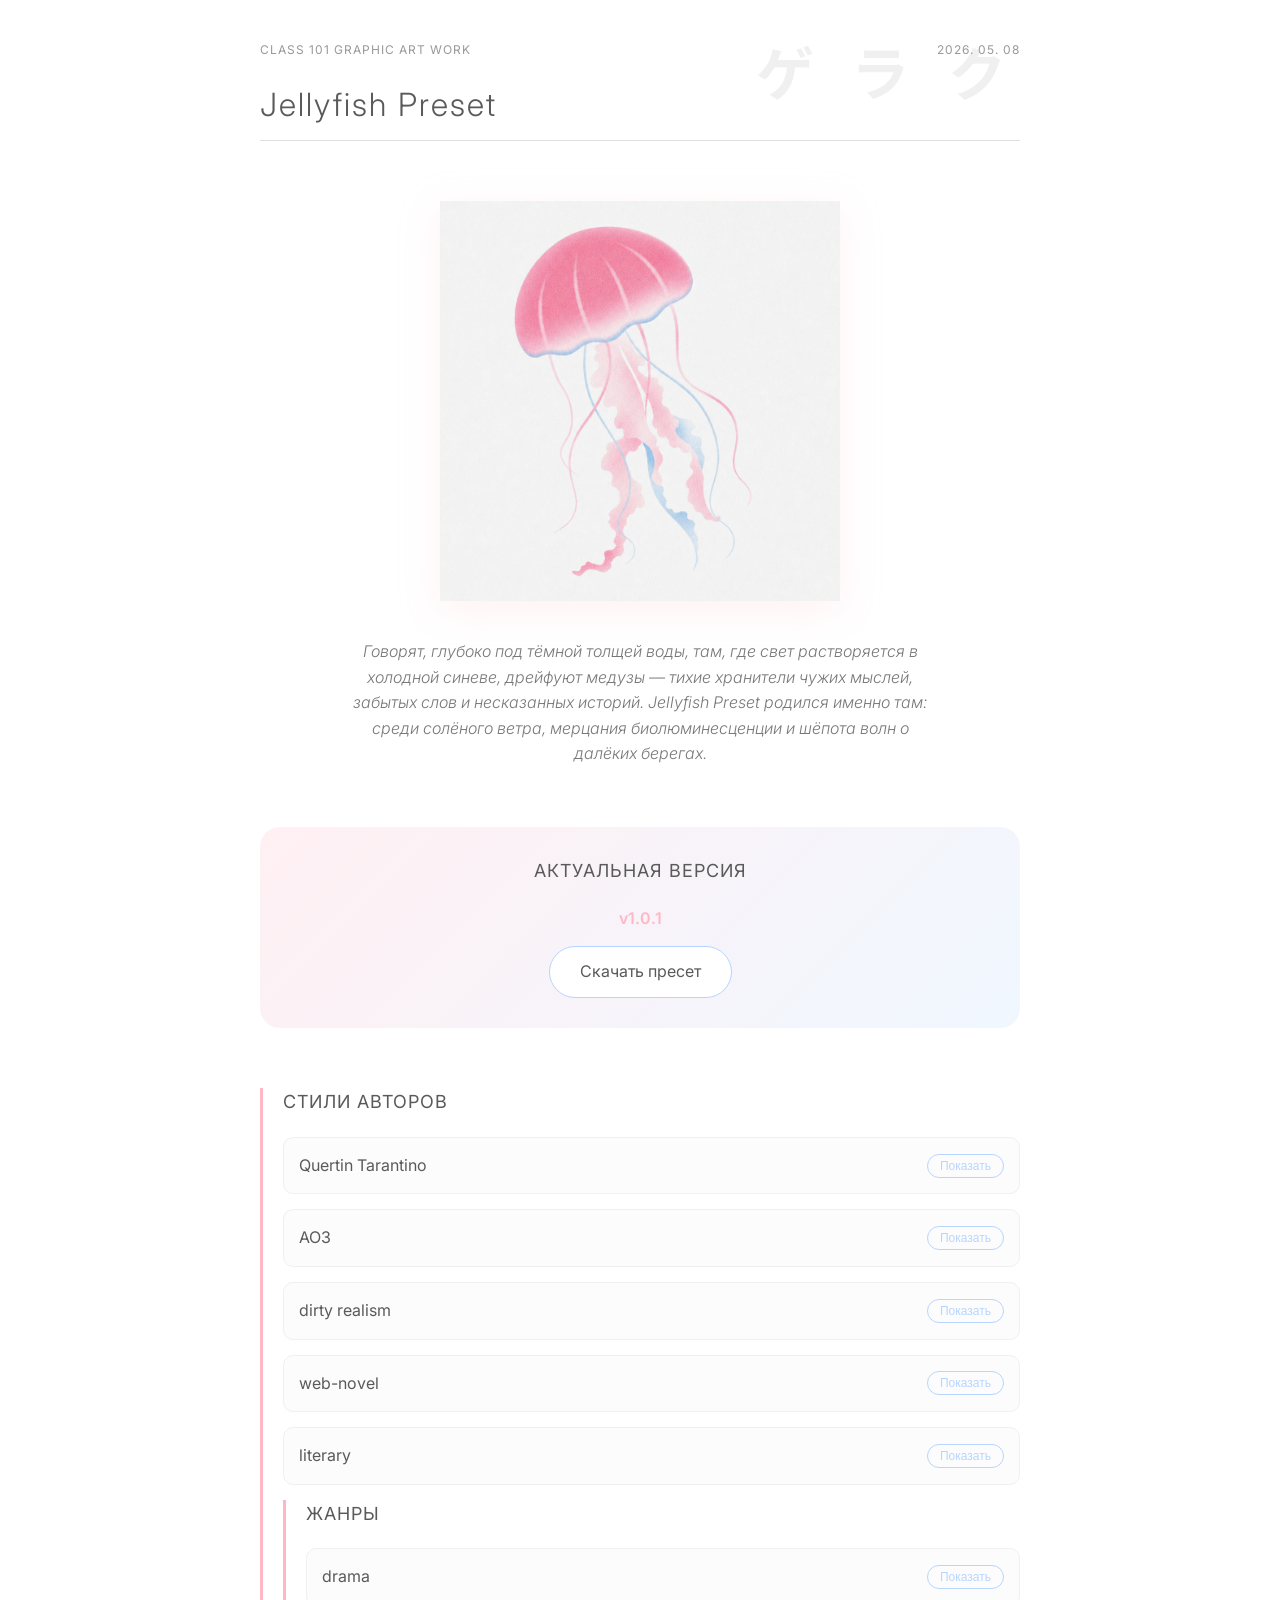
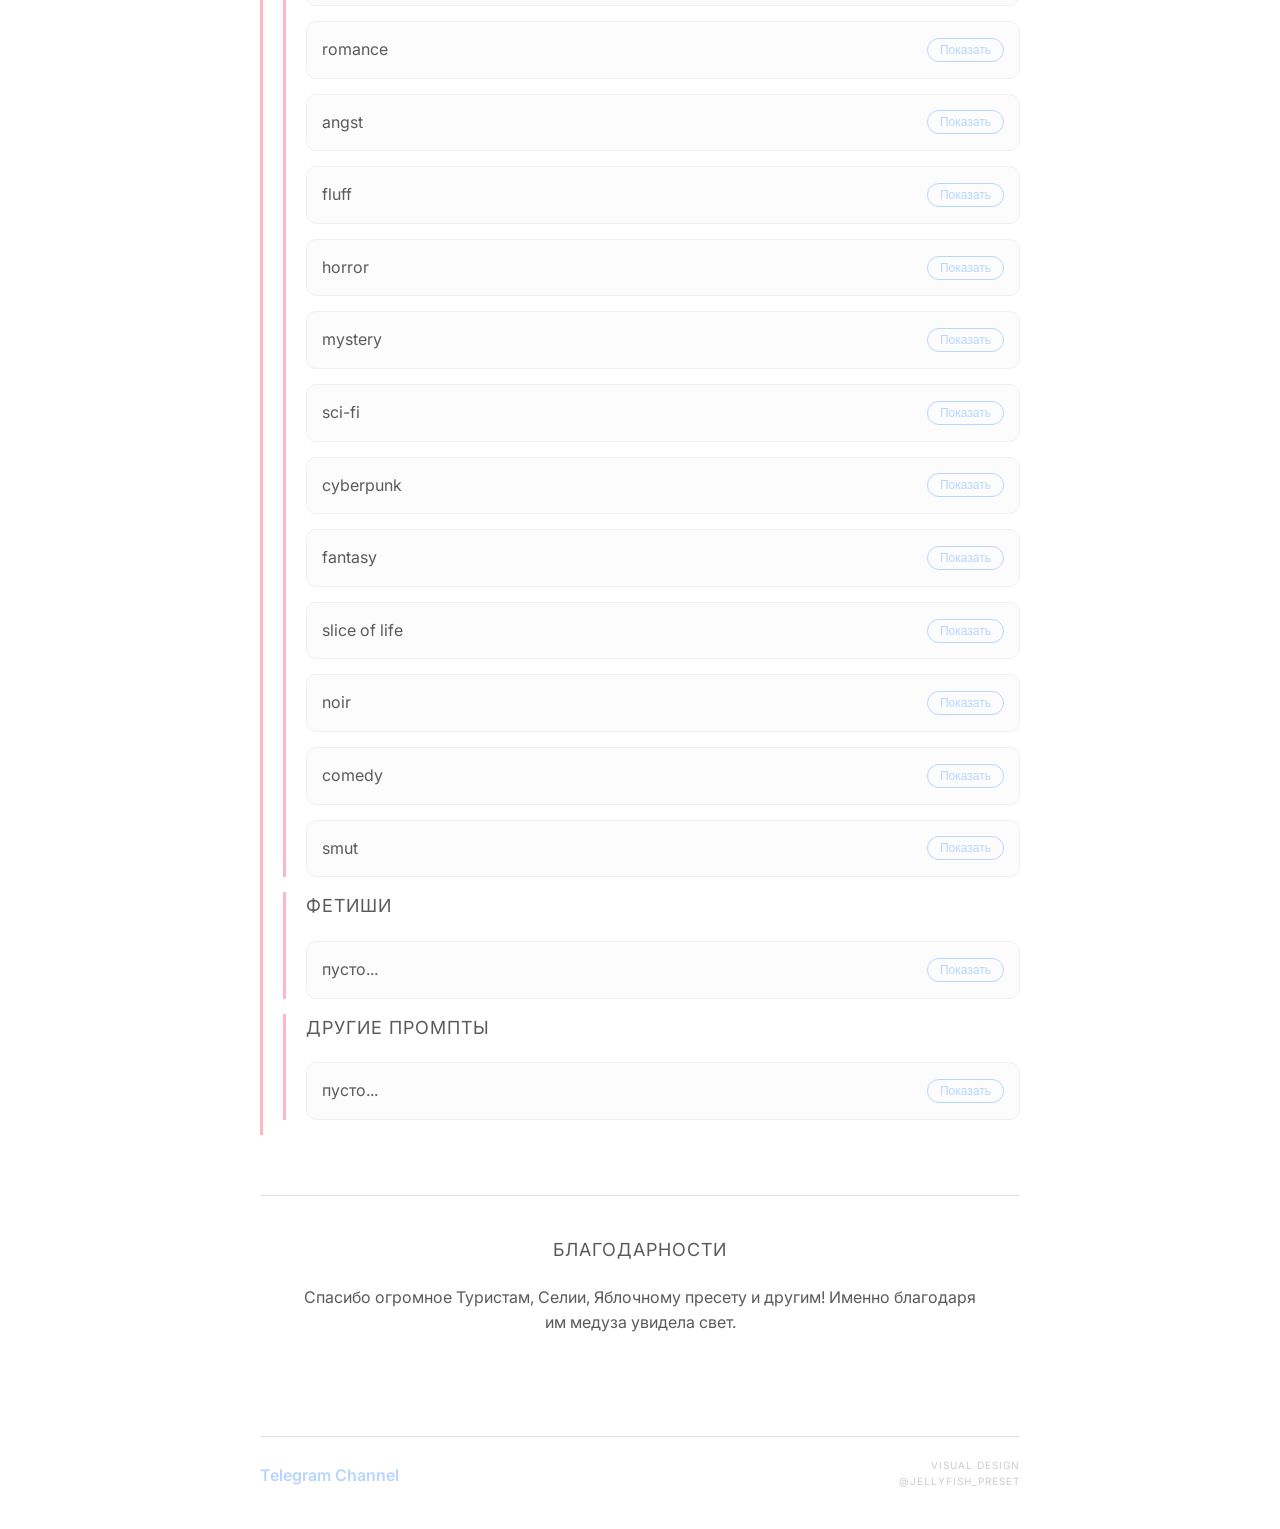
<file: index.html>
<!DOCTYPE html>
<html lang="ru">
<head>
    <meta charset="UTF-8">
    <meta name="viewport" content="width=device-width, initial-scale=1.0">
    <title>Jellyfish Preset</title>
    <link rel="stylesheet" href="style.css">
    <link rel="preconnect" href="https://fonts.googleapis.com">
    <link rel="preconnect" href="https://fonts.gstatic.com" crossorigin>
    <link href="https://fonts.googleapis.com/css2?family=Inter:wght@300;400;600&family=Noto+Sans+JP:wght@300;400;700&display=swap" rel="stylesheet">
</head>
<body>
    <div class="container">
        <header>
            <div class="header-info">
                <span class="label">CLASS 101 GRAPHIC ART WORK</span>
                <span class="date">2026. 05. 08</span>
            </div>
            <div class="japanese-title">クラゲ</div>
            <h1>Jellyfish Preset</h1>
        </header>

        <main>
            <section class="hero">
                <div class="illustration-container">
                    <img src="jellyfish.png" alt="Jellyfish Illustration" class="main-jelly">
                </div>
                <div class="description">
                    <p>Говорят, глубоко под тёмной толщей воды, там, где свет растворяется в холодной синеве, дрейфуют медузы — тихие хранители чужих мыслей, забытых слов и несказанных историй. Jellyfish Preset родился именно там: среди солёного ветра, мерцания биолюминесценции и шёпота волн о далёких берегах.</p>
                </div>
            </section>

            <section class="download-section">
                <h2>Актуальная версия</h2>
                <div class="download-card">
                    <span class="version">v1.0.1</span>
                    <a href="𐔌՞ ܸ.ˬ.ܸ՞𐦯 jelly preset ︶ 1.0.1.json" class="download-btn" download>Скачать пресет</a>
                </div>
            </section>

            <section class="content-blocks">
                <div class="block" id="styles">
                    <h3>Стили авторов</h3>
                    <div class="items-container">
                        <!-- Место для заполнения -->
                        <div class="prompt-item">
                            <div class="prompt-header">
                                <span>Quertin Tarantino</span>
                                <button class="toggle-btn">Показать</button>
                            </div>
                            <div class="prompt-content hidden">
                                <p class="prompt-text">Write with the sharp cinematic tension, dark humor, and dialogue-heavy rhythm inspired by Quentin Tarantino. Scenes should feel vivid, dangerous, and strangely intimate — balancing casual conversation with underlying menace. Characters speak with strong individuality, layered subtext, and emotionally charged banter that can rapidly shift from playful to threatening. Dialogue must feel natural, raw, and memorable, often circling around mundane details before revealing deeper stakes.

Descriptions should focus on sensory atmosphere: neon reflections, cigarette smoke, blood on tile floors, old vinyl crackling in the background, cheap motel lights, diners at 2AM, dusty roads, sweat, silence before violence. Violence, when present, should feel sudden, visceral, and impactful rather than constant. Build anticipation slowly through pacing and conversational tension.

Every character should possess distinct quirks, habits, speech patterns, and hidden motivations. Avoid generic morality; characters are flawed, charismatic, impulsive, and emotionally unpredictable. Even small interactions should carry dramatic weight and cinematic flair.

Narration should alternate between stylish realism and exaggerated dramatic energy. Use long conversational exchanges, ironic contrasts, uncomfortable pauses, and emotionally loaded eye contact. Let scenes breathe before escalation. Focus heavily on atmosphere, tension, personality clashes, and memorable imagery.

Avoid repetitive phrasing, generic filler dialogue, moral commentary, or overly poetic narration. Never sanitize emotional conflict. Emphasize rhythm, timing, and dramatic payoff. The prose should feel like a slow-burning crime film with emotionally charged dialogue and explosive turning points.

Optional stylistic elements:
- Nonlinear storytelling and flashback-style transitions
- Dark comedy mixed with brutality
- Pop culture references woven naturally into dialogue
- Sudden tonal shifts from casual to violent
- Stylish character introductions
- Long monologues with hidden emotional meaning
- Intense silences and understated reactions.</p>
                                <button class="copy-btn">Копировать</button>
                            </div>
                        </div>
                        <div class="prompt-item">
    <div class="prompt-header">
        <span>AO3</span>
        <button class="toggle-btn">Показать</button>
    </div>
    <div class="prompt-content hidden">
        <p class="prompt-text">Write in the immersive, emotionally driven style commonly found in high-quality AO3 fanfiction. Focus heavily on internal thoughts, emotional tension, sensory detail, and nuanced character dynamics. Prioritize chemistry, vulnerability, longing, intimacy, and the subtle emotional shifts between characters. Scenes should feel personal and character-centric rather than plot-centric.

Narration should flow naturally between external action and internal monologue, allowing emotions to linger and breathe. Small gestures — trembling fingers, lingering eye contact, nervous laughter, tired smiles, brushing shoulders — should carry emotional significance. Dialogue should feel intimate, layered with implication, hesitation, affection, resentment, or unresolved tension depending on the scene.

Characters must remain emotionally expressive and psychologically detailed. Explore their fears, desires, contradictions, insecurities, habits, and coping mechanisms. Relationships should develop gradually through interaction, shared experiences, and emotional buildup rather than instant attachment.

Descriptions should emphasize atmosphere and mood:
rain tapping against windows, warm lamp light at midnight, messy bedrooms, cold hands wrapped around coffee mugs, quiet kitchens, crowded trains, soft fabric, distant city noise, aching exhaustion, the comfort of familiar presence. Romance and emotional intimacy should feel grounded, tender, and human.

When writing angst, allow pain to linger realistically without rushing resolution. When writing comfort, make it feel earned. Emotional payoff should come from buildup, vulnerability, and mutual understanding.

Avoid overly formal prose, repetitive dialogue tags, generic romance clichés, forced drama, or emotionally empty interactions. Do not summarize emotional moments — fully inhabit them. Let conversations drift naturally, including pauses, interruptions, unfinished thoughts, and quiet moments.

Optional stylistic elements:
- Slow burn relationship development
- Mutual pining and unresolved tension
- Hurt/comfort dynamics
- Found family atmosphere
- Domestic intimacy and quiet scenes
- Emotional vulnerability after conflict
- Detailed body language and microexpressions
- Soft humor during emotionally heavy moments
- Character-focused narration with deep emotional introspection.</p>
        <button class="copy-btn">Копировать</button>
    </div>
                        </div>
                        <div class="prompt-item">
    <div class="prompt-header">
        <span>dirty realism</span>
        <button class="toggle-btn">Показать</button>
    </div>
    <div class="prompt-content hidden">
        <p class="prompt-text">Write in the style of dirty realism — stripped-down, intimate, raw, and emotionally restrained. The prose should feel grounded in ordinary life: cheap apartments, stained kitchen counters, flickering streetlights, cigarettes in the rain, sleepless nights, stale coffee, wrinkled clothes, exhausted people trying to survive another day. Focus on uncomfortable honesty, emotional emptiness, and realism without romanticizing suffering.

Sentences should remain clean, direct, and unembellished. Avoid flowery language, dramatic metaphors, excessive exposition, or idealized descriptions. Emotion should emerge naturally through behavior, silence, routine, and implication rather than explicit explanation. Characters rarely say exactly what they mean.

Dialogue must feel authentic, fragmented, awkward, and understated. Use pauses, unfinished sentences, dry humor, avoidance, repetition, and conversational drift. People interrupt each other, miss the point, change subjects, sit in silence, or talk about meaningless things to avoid difficult truths.

Characters should feel flawed, tired, lonely, emotionally damaged, or quietly desperate. Their lives revolve around mundane details and personal failures: unpaid bills, dead-end jobs, addiction, emotional detachment, strained relationships, cheap motels, old injuries, insomnia, boredom, and unresolved resentment. Avoid clear heroes or villains.

Descriptions should prioritize physical realism and sensory texture:
buzzing neon signs, damp carpets, cold fluorescent lighting, empty parking lots at night, greasy diner booths, peeling paint, smoke trapped in curtains, cracked lips, bruised knuckles, messy sinks, late buses, half-empty bottles, overheard conversations through thin walls.

Allow scenes to breathe through stillness and observation. Tension should feel quiet and human rather than cinematic. Emotional impact comes from restraint, implication, and accumulation of detail — not dramatic declarations.

Avoid melodrama, overly poetic narration, inspirational themes, idealized romance, exaggerated reactions, or overly polished dialogue. Keep the tone detached but deeply human. Let discomfort remain unresolved.

Optional stylistic elements:
- Emotional numbness and quiet desperation
- Sparse prose with heavy subtext
- Mundane routines carrying emotional weight
- Failed communication and emotional avoidance
- Detached narration with intimate observations
- Bleak humor and awkward silence
- Realistic fatigue, addiction, or self-destruction
- Relationships built on dependency, habit, or loneliness.</p>
        <button class="copy-btn">Копировать</button>
    </div>
                        </div>
                        <div class="prompt-item">
    <div class="prompt-header">
        <span>web-novel</span>
        <button class="toggle-btn">Показать</button>
    </div>
    <div class="prompt-content hidden">
        <p class="prompt-text">Write in the style of modern web novels and serialized online fiction. The prose should be immersive, easy to read, emotionally engaging, and paced for continuous momentum. Prioritize strong scene flow, cliffhangers, emotional hooks, dramatic tension, and addictive readability. Every chapter or scene should leave the reader wanting to continue immediately.

Use accessible, fluid language with vivid but efficient descriptions. Balance narration, dialogue, introspection, and action naturally. Avoid overly dense prose or excessive literary complexity. Scenes should move consistently while still allowing emotional moments to land.

Characters should have clear personalities, emotional reactions, evolving relationships, and recognizable speech patterns. Internal monologue is important — especially for emotional conflict, strategy, embarrassment, fear, determination, jealousy, or attraction. Reactions should feel immediate and emotionally readable.

Descriptions should focus on atmosphere and emotional immersion:
rain-soaked streets glowing under neon signs, warm taverns filled with noise, quiet dorm rooms at midnight, cold morning air, sword hilts worn smooth by use, distant thunder, crowded marketplaces, glowing magic circles, soft fabric brushing skin, the silence after a confession.

Dialogue should feel expressive and dynamic. Use pauses, reactions, teasing, tension, and emotionally charged exchanges. Characters should bounce off each other naturally, whether through rivalry, affection, humor, conflict, or awkwardness.

Pacing should alternate between:
- fast, dramatic moments
- emotional cooldown scenes
- character-building interactions
- suspenseful revelations
- gradual escalation of stakes

Emphasize emotional payoff, satisfying progression, and strong atmosphere. Even slice-of-life scenes should feel engaging through chemistry, mood, or subtle tension.

Avoid overly repetitive narration, excessive exposition dumps, unnatural dialogue, or empty filler scenes. Keep emotional stakes present even during calm moments.

Optional stylistic elements:
- Cliffhanger scene endings
- Slow-burn romance and relationship progression
- Power growth and progression systems
- Rivalries and emotional tension
- Found family dynamics
- Internal monologue during action scenes
- Dramatic reveals and turning points
- Cinematic fight choreography
- Cozy slice-of-life downtime between intense arcs
- Strong emotional reactions and expressive character behavior.</p>
        <button class="copy-btn">Копировать</button>
    </div>
                        </div>
                        <div class="prompt-item">
    <div class="prompt-header">
        <span>literary</span>
        <button class="toggle-btn">Показать</button>
    </div>
    <div class="prompt-content hidden">
        <p class="prompt-text">Write in a rich literary style that prioritizes atmosphere, emotional depth, psychological nuance, and carefully crafted prose. Every sentence should feel intentional, textured, and evocative without becoming overly ornamental. The narration should immerse the reader in both the physical world and the inner emotional landscape of the characters.

Descriptions should be sensory, vivid, and emotionally resonant:
dust floating through pale morning light, the distant hum of traffic beneath an open window, cold rain gathering on skin, the smell of old books and damp wood, trembling hands hidden beneath a table, silence stretching between unfinished thoughts. Use imagery to deepen mood rather than decorate scenes.

Characters must feel psychologically complex and deeply human. Explore contradictions, memory, longing, fear, resentment, tenderness, pride, shame, and emotional ambiguity. Internal thoughts should blend naturally into narration, revealing subtle shifts in perception and emotional state.

Dialogue should feel purposeful and layered with subtext. Characters rarely express themselves completely or directly. Meaning often exists in pauses, avoidance, body language, interrupted thoughts, restrained emotion, or what remains unsaid.

Pacing should allow scenes to breathe. Slow moments are important — lingering observations, quiet emotional realizations, introspection, environmental detail, and subtle tension should carry weight equal to dramatic events. Emotional impact should emerge gradually through accumulation of detail and atmosphere.

Narration may alternate between detached observation and intimate emotional closeness depending on the scene. Maintain tonal consistency and stylistic elegance without sacrificing clarity or realism.

Avoid shallow melodrama, generic phrasing, repetitive sentence structures, excessive exposition, cliché metaphors, or emotionally hollow descriptions. Never rush emotional transitions or character development.

Optional stylistic elements:
- Poetic but restrained imagery
- Psychological introspection
- Symbolic environmental details
- Melancholic or contemplative atmosphere
- Emotional ambiguity and unresolved tension
- Quiet realism mixed with lyrical prose
- Memory fragments and associative narration
- Deep focus on sensory perception and emotional texture.</p>
        <button class="copy-btn">Копировать</button>
    </div>
                        </div>
                    </div>

                <div class="block" id="genres">
                    <h3>Жанры</h3>
                    <div class="items-container">
                        <div class="prompt-item">
                            <div class="prompt-header">
                                <span>drama</span>
                                <button class="toggle-btn">Показать</button>
                            </div>
                            <div class="prompt-content hidden">
                                <p class="prompt-text">emotional tension, painful choices, layered conflicts, bittersweet atmosphere, realistic reactions, heavy emotional impact.</p>
                                <button class="copy-btn">Копировать</button>
                            </div>
                        </div>
                        <div class="prompt-item">
    <div class="prompt-header">
        <span>romance</span>
        <button class="toggle-btn">Показать</button>
    </div>
    <div class="prompt-content hidden">
        <p class="prompt-text">slow burn intimacy, soft emotional moments, chemistry-focused interactions, yearning, affectionate tension.</p>
        <button class="copy-btn">Копировать</button>
    </div>
                        </div>
                        <div class="prompt-item">
    <div class="prompt-header">
        <span>angst</span>
        <button class="toggle-btn">Показать</button>
    </div>
    <div class="prompt-content hidden">
        <p class="prompt-text">emotional suffering, inner turmoil, heartbreak, unresolved feelings, melancholic atmosphere, vulnerability.</p>
        <button class="copy-btn">Копировать</button>
    </div>
                        </div>
                        <div class="prompt-item">
    <div class="prompt-header">
        <span>fluff</span>
        <button class="toggle-btn">Показать</button>
    </div>
    <div class="prompt-content hidden">
        <p class="prompt-text">wholesome comfort, soft interactions, playful affection, warm atmosphere, lighthearted emotional focus.</p>
        <button class="copy-btn">Копировать</button>
    </div>
                        </div>
                        <div class="prompt-item">
    <div class="prompt-header">
        <span>horror</span>
        <button class="toggle-btn">Показать</button>
    </div>
    <div class="prompt-content hidden">
        <p class="prompt-text">unsettling atmosphere, paranoia, psychological fear, disturbing imagery, tension-heavy pacing, dread.</p>
        <button class="copy-btn">Копировать</button>
    </div>
                        </div>
                        <div class="prompt-item">
    <div class="prompt-header">
        <span>mystery</span>
        <button class="toggle-btn">Показать</button>
    </div>
    <div class="prompt-content hidden">
        <p class="prompt-text">hidden motives, cryptic clues, suspenseful discoveries, investigative pacing, secrets slowly unraveling.</p>
        <button class="copy-btn">Копировать</button>
    </div>
                        </div>
                        <div class="prompt-item">
    <div class="prompt-header">
        <span>sci-fi</span>
        <button class="toggle-btn">Показать</button>
    </div>
    <div class="prompt-content hidden">
        <p class="prompt-text">futuristic technology, advanced societies, space-age atmosphere, speculative concepts, immersive worldbuilding.</p>
        <button class="copy-btn">Копировать</button>
    </div>
                        </div>
                        <div class="prompt-item">
    <div class="prompt-header">
        <span>cyberpunk</span>
        <button class="toggle-btn">Показать</button>
    </div>
    <div class="prompt-content hidden">
        <p class="prompt-text">neon-lit dystopia, corporate corruption, cybernetic enhancements, underground culture, gritty futuristic aesthetic.</p>
        <button class="copy-btn">Копировать</button>
    </div>
                        </div>
                        <div class="prompt-item">
    <div class="prompt-header">
        <span>fantasy</span>
        <button class="toggle-btn">Показать</button>
    </div>
    <div class="prompt-content hidden">
        <p class="prompt-text">magical worlds, ancient lore, mythical creatures, atmospheric adventures, rich worldbuilding.</p>
        <button class="copy-btn">Копировать</button>
    </div>
                        </div>
                        <div class="prompt-item">
    <div class="prompt-header">
        <span>slice of life</span>
        <button class="toggle-btn">Показать</button>
    </div>
    <div class="prompt-content hidden">
        <p class="prompt-text">grounded daily interactions, realistic pacing, character-driven moments, casual atmosphere.</p>
        <button class="copy-btn">Копировать</button>
    </div>
                        </div>
                        <div class="prompt-item">
    <div class="prompt-header">
        <span>noir</span>
        <button class="toggle-btn">Показать</button>
    </div>
    <div class="prompt-content hidden">
        <p class="prompt-text">cynical narration, morally gray characters, urban decay, emotional detachment, moody atmosphere.</p>
        <button class="copy-btn">Копировать</button>
    </div>
                        </div>
                        <div class="prompt-item">
    <div class="prompt-header">
        <span>comedy</span>
        <button class="toggle-btn">Показать</button>
    </div>
    <div class="prompt-content hidden">
        <p class="prompt-text">witty banter, absurd situations, exaggerated reactions, playful pacing, chaotic energy.</p>
        <button class="copy-btn">Копировать</button>
    </div>
                        </div>
                        <div class="prompt-item">
    <div class="prompt-header">
        <span>smut</span>
        <button class="toggle-btn">Показать</button>
    </div>
    <div class="prompt-content hidden">
        <p class="prompt-text">sensual tension, intimate atmosphere, seductive interactions, physical desire, emotionally charged intimacy.</p>
        <button class="copy-btn">Копировать</button>
    </div>
                        </div>
                    </div>
                </div>
                        

                <div class="block" id="fetishes">
                    <h3>Фетиши</h3>
                    <div class="items-container">
                        <div class="prompt-item">
                            <div class="prompt-header">
                                <span>пусто...</span>
                                <button class="toggle-btn">Показать</button>
                            </div>
                            <div class="prompt-content hidden">
                                <p class="prompt-text">ожидайте!</p>
                                <button class="copy-btn">Копировать</button>
                            </div>
                        </div>
                    </div>
                </div>

                <div class="block" id="other-prompts">
                    <h3>Другие промпты</h3>
                    <div class="items-container">
                        <div class="prompt-item">
                            <div class="prompt-header">
                                <span>пусто...</span>
                                <button class="toggle-btn">Показать</button>
                            </div>
                            <div class="prompt-content hidden">
                                <p class="prompt-text">ожидайте!</p>
                                <button class="copy-btn">Копировать</button>
                            </div>
                        </div>
                    </div>
                </div>
            </section>

            <section class="thanks">
                <h3>Благодарности</h3>
                <p>Спасибо огромное Туристам, Селии, Яблочному пресету и другим! Именно благодаря им медуза увидела свет.</p>
            </section>
        </main>

        <footer>
            <div class="footer-links">
                <a href="https://t.me/STjelly" target="_blank" class="tg-link">Telegram Channel</a>
            </div>
            <div class="footer-info">
                <span>visual design</span>
                <span>@jellyfish_preset</span>
            </div>
        </footer>
    </div>
    <script src="script.js"></script>
</body>
</html>
</file>
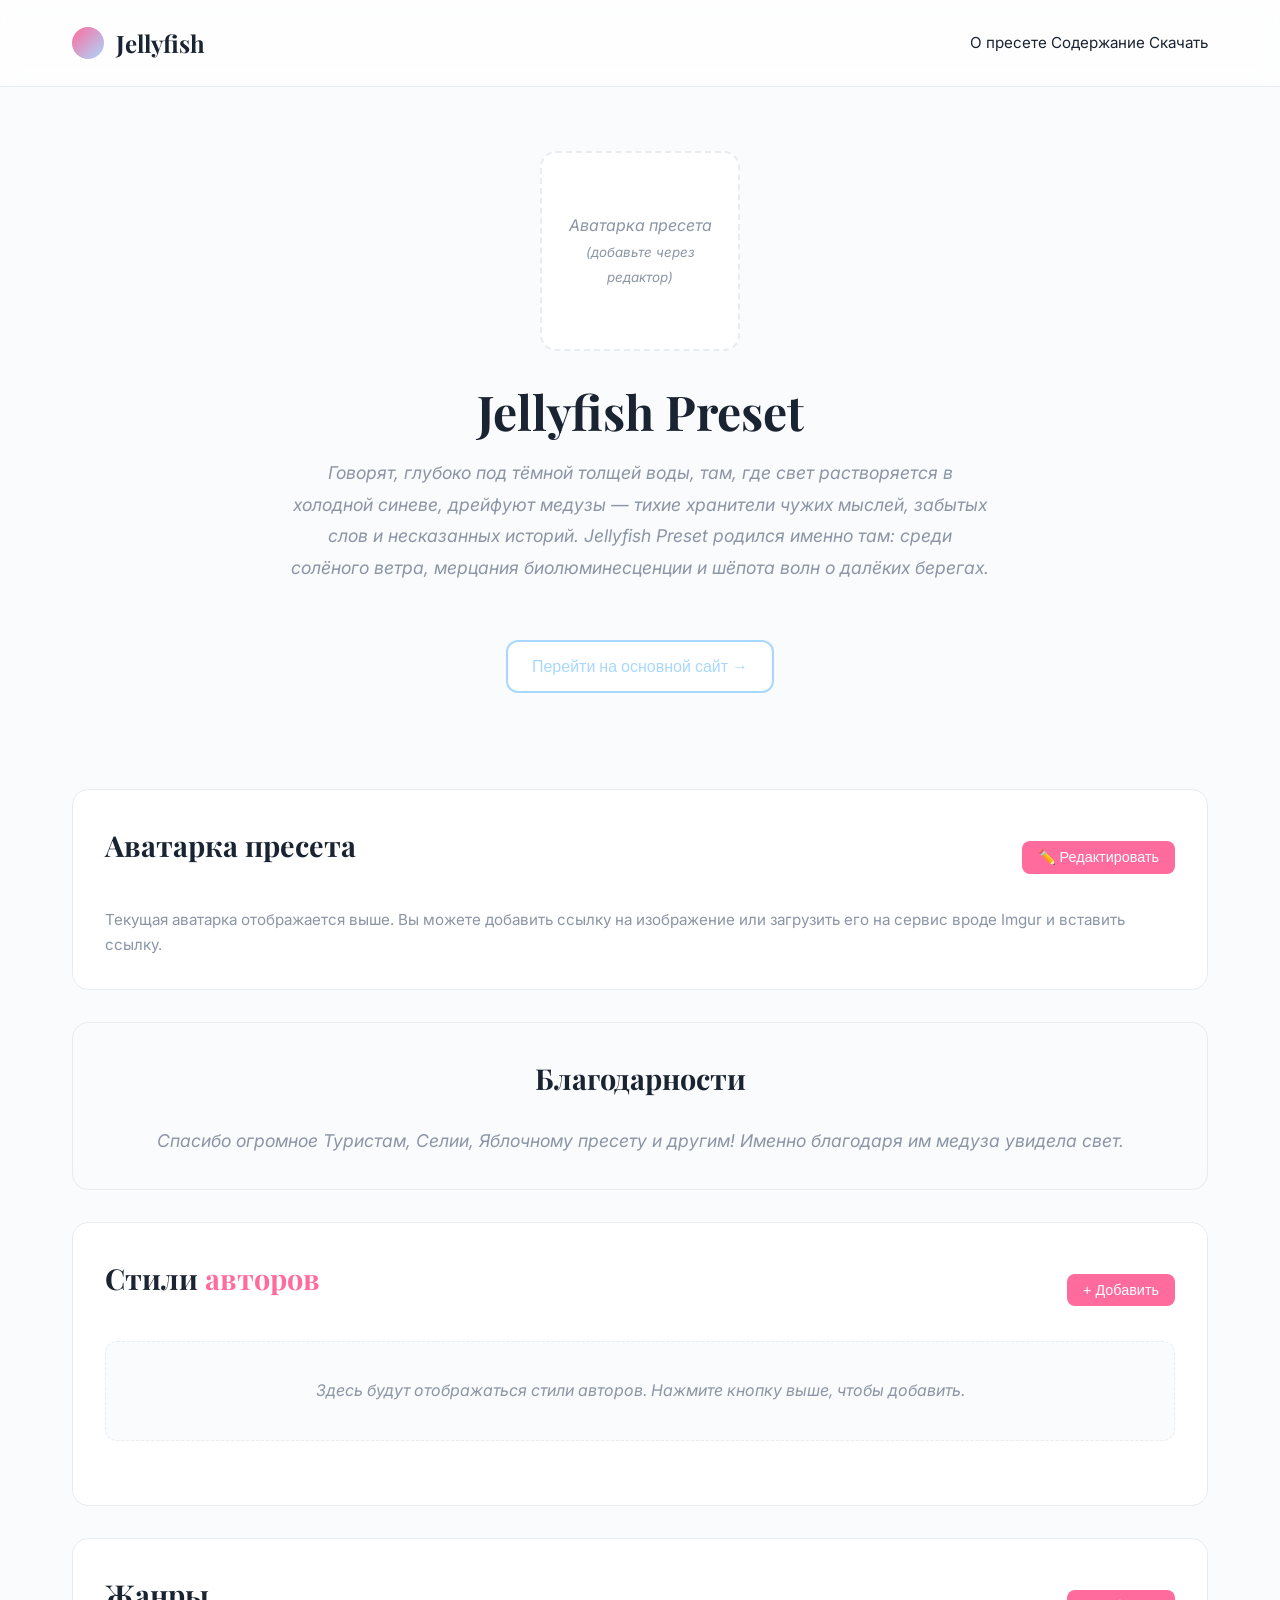
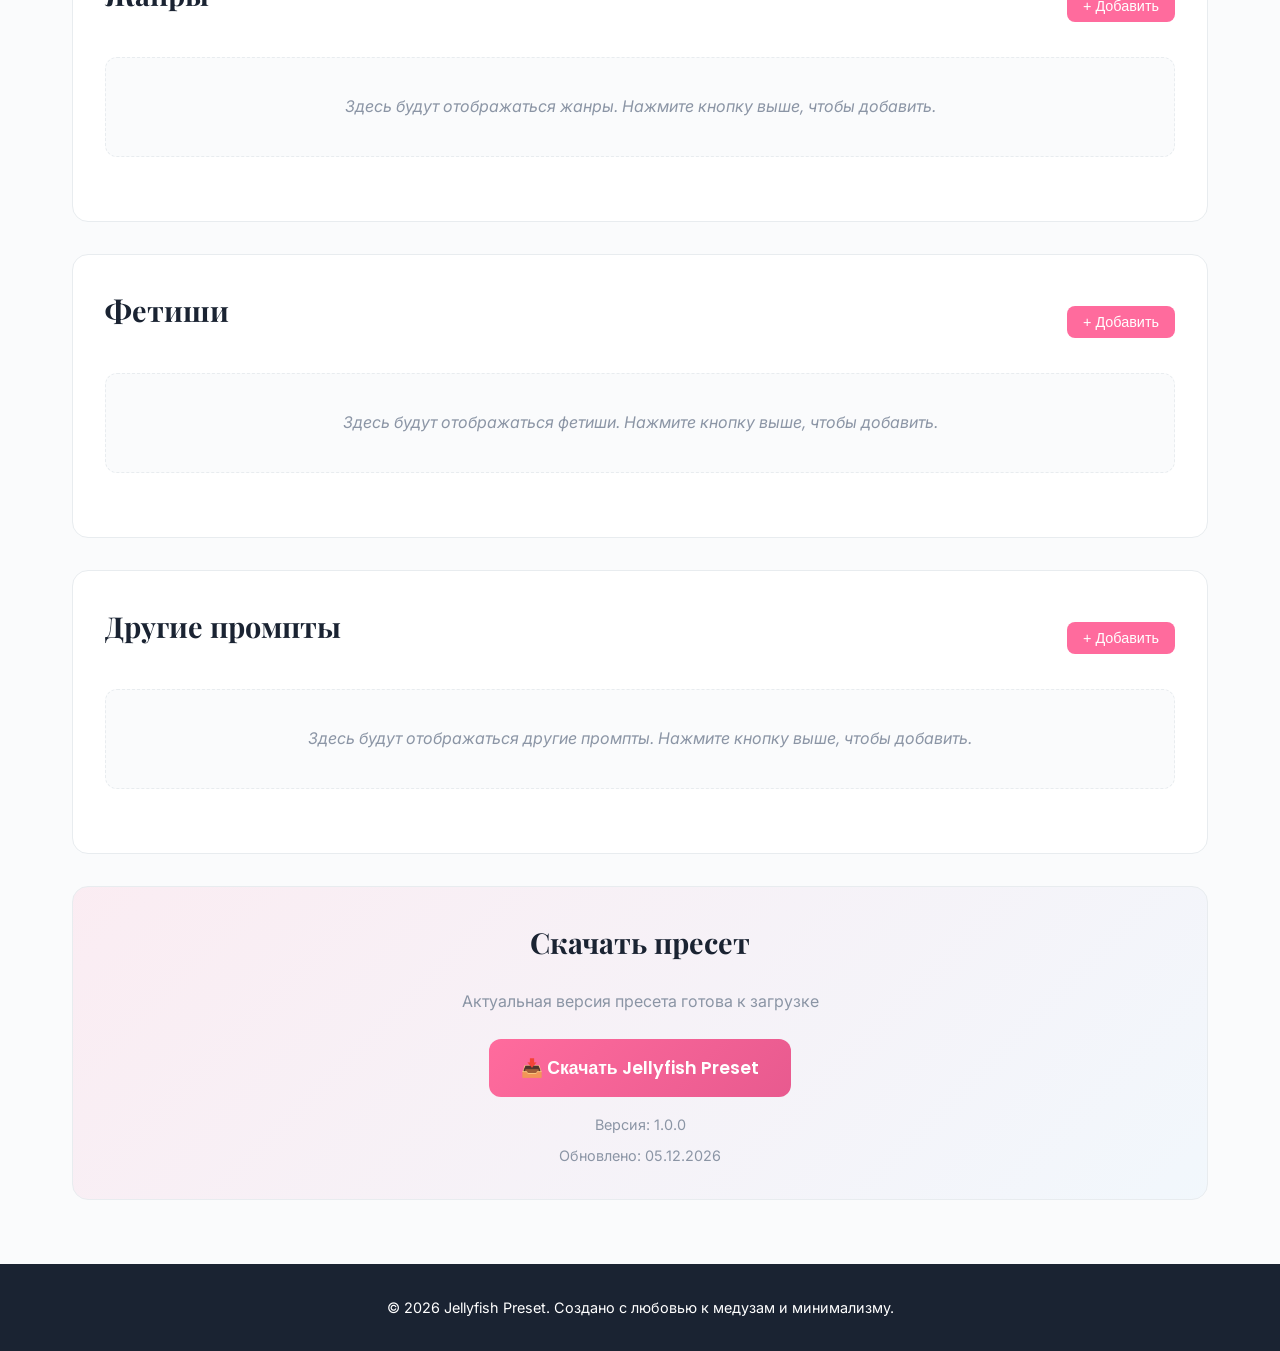
<file: index (1).html>
<!DOCTYPE html>
<html lang="ru">
<head>
    <meta charset="UTF-8">
    <meta name="viewport" content="width=device-width, initial-scale=1.0">
    <title>Jellyfish Preset</title>
    <link rel="preconnect" href="https://fonts.googleapis.com">
    <link rel="preconnect" href="https://fonts.gstatic.com" crossorigin>
    <link href="https://fonts.googleapis.com/css2?family=Playfair+Display:wght@600;700&family=Poppins:wght@500;600&family=Inter:wght@400;500;600;700&display=swap" rel="stylesheet">
    <style>
        * {
            margin: 0;
            padding: 0;
            box-sizing: border-box;
        }

        :root {
            /* Jellyfish Preset Colors */
            --primary: #FF6B9D;
            --secondary: #A8D8FF;
            --background: #FAFBFC;
            --foreground: #1A2332;
            --border: #E8ECEF;
            --card-bg: #FFFFFF;
            --muted: #8B95A5;
        }

        body {
            font-family: 'Inter', sans-serif;
            background-color: var(--background);
            color: var(--foreground);
            line-height: 1.6;
        }

        h1, h2, h3, h4, h5, h6 {
            font-family: 'Playfair Display', serif;
            font-weight: 700;
        }

        .accent-font {
            font-family: 'Poppins', sans-serif;
            font-weight: 600;
        }

        .container {
            max-width: 1200px;
            margin: 0 auto;
            padding: 0 2rem;
        }

        /* Header */
        header {
            background-color: var(--card-bg);
            border-bottom: 1px solid var(--border);
            padding: 1.5rem 0;
            position: sticky;
            top: 0;
            z-index: 100;
            backdrop-filter: blur(10px);
            background-color: rgba(255, 255, 255, 0.8);
        }

        header .container {
            display: flex;
            justify-content: space-between;
            align-items: center;
        }

        .logo {
            display: flex;
            align-items: center;
            gap: 0.75rem;
            font-size: 1.5rem;
            font-family: 'Playfair Display', serif;
            font-weight: 700;
            color: var(--foreground);
        }

        .logo-circle {
            width: 32px;
            height: 32px;
            border-radius: 50%;
            background: linear-gradient(135deg, var(--primary), var(--secondary));
        }

        nav a {
            color: var(--foreground);
            text-decoration: none;
            font-size: 0.95rem;
            transition: color 0.3s ease;
        }

        nav a:hover {
            color: var(--primary);
        }

        /* Hero Section */
        .hero {
            padding: 4rem 0;
            text-align: center;
        }

        .avatar-container {
            margin-bottom: 2rem;
            display: flex;
            justify-content: center;
        }

        #preset-avatar {
            max-width: 200px;
            height: 200px;
            border-radius: 1rem;
            object-fit: cover;
            border: 2px solid var(--border);
            display: none;
            box-shadow: 0 4px 12px rgba(0, 0, 0, 0.1);
        }

        #avatar-placeholder {
            width: 200px;
            height: 200px;
            background-color: var(--card-bg);
            border: 2px dashed var(--border);
            border-radius: 1rem;
            display: flex;
            align-items: center;
            justify-content: center;
            color: var(--muted);
            text-align: center;
            padding: 1rem;
            font-style: italic;
        }

        .hero h1 {
            font-size: 3rem;
            margin-bottom: 1rem;
            line-height: 1.2;
        }

        .hero-description {
            font-size: 1.1rem;
            color: var(--muted);
            max-width: 700px;
            margin: 0 auto 2rem;
            line-height: 1.8;
            font-style: italic;
        }

        /* Main Content */
        .content-section {
            background-color: var(--card-bg);
            border: 1px solid var(--border);
            border-radius: 1rem;
            padding: 2rem;
            margin: 2rem 0;
        }

        .section-title {
            font-size: 1.8rem;
            margin-bottom: 1.5rem;
            color: var(--foreground);
        }

        .section-title .accent {
            color: var(--primary);
        }

        /* Editable Blocks */
        .editable-block {
            background-color: var(--background);
            border: 1px dashed var(--border);
            border-radius: 0.75rem;
            padding: 1.5rem;
            margin: 1rem 0;
            min-height: 100px;
            position: relative;
        }

        .editable-block.empty {
            display: flex;
            align-items: center;
            justify-content: center;
            color: var(--muted);
            font-style: italic;
        }

        .editable-block-header {
            display: flex;
            justify-content: space-between;
            align-items: center;
            margin-bottom: 1rem;
        }

        .edit-btn {
            background-color: var(--primary);
            color: white;
            border: none;
            padding: 0.5rem 1rem;
            border-radius: 0.5rem;
            cursor: pointer;
            font-size: 0.9rem;
            transition: background-color 0.3s ease;
        }

        .edit-btn:hover {
            background-color: #E85A8F;
        }

        .block-grid {
            display: grid;
            grid-template-columns: repeat(auto-fit, minmax(200px, 1fr));
            gap: 1rem;
            margin: 1rem 0;
        }

        .block-item {
            background-color: var(--card-bg);
            border: 1px solid var(--border);
            padding: 1rem;
            border-radius: 0.75rem;
            text-align: center;
            transition: all 0.3s ease;
        }

        .block-item:hover {
            border-color: var(--primary);
            box-shadow: 0 4px 12px rgba(255, 107, 157, 0.1);
        }

        .block-item-title {
            font-family: 'Poppins', sans-serif;
            font-weight: 600;
            color: var(--foreground);
            margin-bottom: 0.5rem;
        }

        .block-item-desc {
            font-size: 0.9rem;
            color: var(--muted);
        }

        /* Download Section */
        .download-section {
            background: linear-gradient(135deg, rgba(255, 107, 157, 0.1), rgba(168, 216, 255, 0.1));
            border: 1px solid var(--border);
            border-radius: 1rem;
            padding: 2rem;
            text-align: center;
            margin: 2rem 0;
        }

        .download-btn {
            background: linear-gradient(135deg, var(--primary), #E85A8F);
            color: white;
            border: none;
            padding: 1rem 2rem;
            border-radius: 0.75rem;
            font-size: 1.1rem;
            cursor: pointer;
            transition: transform 0.3s ease, box-shadow 0.3s ease;
            font-family: 'Poppins', sans-serif;
            font-weight: 600;
        }

        .download-btn:hover {
            transform: translateY(-2px);
            box-shadow: 0 8px 20px rgba(255, 107, 157, 0.3);
        }

        /* Thanks Section */
        .thanks-section {
            background-color: var(--background);
            border-radius: 1rem;
            padding: 2rem;
            margin: 2rem 0;
            text-align: center;
        }

        .thanks-text {
            font-size: 1.1rem;
            color: var(--muted);
            font-style: italic;
            line-height: 1.8;
        }

        /* Link to Main Site */
        .main-site-link {
            display: inline-block;
            margin-top: 1.5rem;
            padding: 0.75rem 1.5rem;
            background-color: var(--card-bg);
            border: 2px solid var(--secondary);
            border-radius: 0.75rem;
            color: var(--secondary);
            text-decoration: none;
            transition: all 0.3s ease;
            font-family: 'Poppins', sans-serif;
        }

        .main-site-link:hover {
            background-color: var(--secondary);
            color: white;
        }

        /* Footer */
        footer {
            background-color: var(--foreground);
            color: white;
            text-align: center;
            padding: 2rem;
            margin-top: 4rem;
            font-size: 0.9rem;
        }

        /* Modal */
        .modal {
            display: none;
            position: fixed;
            z-index: 1000;
            left: 0;
            top: 0;
            width: 100%;
            height: 100%;
            background-color: rgba(0, 0, 0, 0.5);
        }

        .modal-content {
            background-color: var(--card-bg);
            margin: 5% auto;
            padding: 2rem;
            border-radius: 1rem;
            width: 90%;
            max-width: 600px;
            max-height: 80vh;
            overflow-y: auto;
        }

        .modal-header {
            display: flex;
            justify-content: space-between;
            align-items: center;
            margin-bottom: 1.5rem;
        }

        .modal-header h2 {
            font-size: 1.5rem;
        }

        .close-btn {
            background: none;
            border: none;
            font-size: 1.5rem;
            cursor: pointer;
            color: var(--muted);
        }

        .form-group {
            margin-bottom: 1rem;
        }

        .form-group label {
            display: block;
            margin-bottom: 0.5rem;
            font-weight: 500;
        }

        .form-group input,
        .form-group textarea {
            width: 100%;
            padding: 0.75rem;
            border: 1px solid var(--border);
            border-radius: 0.5rem;
            font-family: 'Inter', sans-serif;
            font-size: 1rem;
        }

        .form-group textarea {
            resize: vertical;
            min-height: 100px;
        }

        .save-btn {
            background-color: var(--primary);
            color: white;
            border: none;
            padding: 0.75rem 1.5rem;
            border-radius: 0.5rem;
            cursor: pointer;
            font-size: 1rem;
            width: 100%;
            transition: background-color 0.3s ease;
        }

        .save-btn:hover {
            background-color: #E85A8F;
        }

        .avatar-preview {
            max-width: 100%;
            max-height: 300px;
            border-radius: 0.5rem;
            display: none;
            margin-top: 0.5rem;
        }

        .form-hint {
            color: var(--muted);
            font-size: 0.85rem;
            margin-top: 0.5rem;
            display: block;
        }

        /* Animations */
        @keyframes float {
            0%, 100% { transform: translateY(0px); }
            50% { transform: translateY(-10px); }
        }

        @keyframes fade-in {
            from { opacity: 0; transform: translateY(20px); }
            to { opacity: 1; transform: translateY(0); }
        }

        .animate-fade-in {
            animation: fade-in 0.8s ease-out;
        }

        /* Responsive */
        @media (max-width: 768px) {
            .hero h1 {
                font-size: 2rem;
            }

            .container {
                padding: 0 1rem;
            }

            header .container {
                flex-direction: column;
                gap: 1rem;
            }

            .block-grid {
                grid-template-columns: 1fr;
            }
        }
    </style>
</head>
<body>
    <!-- Header -->
    <header>
        <div class="container">
            <div class="logo">
                <div class="logo-circle"></div>
                <span>Jellyfish</span>
            </div>
            <nav>
                <a href="#about">О пресете</a>
                <a href="#blocks">Содержание</a>
                <a href="#download">Скачать</a>
            </nav>
        </div>
    </header>

    <!-- Main Content -->
    <main class="container">
        <!-- Hero Section -->
        <section class="hero animate-fade-in">
            <div class="avatar-container">
                <img id="preset-avatar" alt="Jellyfish Preset Avatar">
                <div id="avatar-placeholder">
                    <span>Аватарка пресета<br><small>(добавьте через редактор)</small></span>
                </div>
            </div>
            <h1>Jellyfish Preset</h1>
            <p class="hero-description">
                Говорят, глубоко под тёмной толщей воды, там, где свет растворяется в холодной синеве, дрейфуют медузы — тихие хранители чужих мыслей, забытых слов и несказанных историй. Jellyfish Preset родился именно там: среди солёного ветра, мерцания биолюминесценции и шёпота волн о далёких берегах.
            </p>
            <a href="https://jellysilly.github.io/sillyjelly.github.io/" class="main-site-link">Перейти на основной сайт →</a>
        </section>

        <!-- Avatar Editor Section -->
        <section class="content-section">
            <div class="editable-block-header">
                <h2 class="section-title">Аватарка пресета</h2>
                <button class="edit-btn" onclick="openAvatarEditor()">✏️ Редактировать</button>
            </div>
            <p style="color: var(--muted); font-size: 0.95rem;">Текущая аватарка отображается выше. Вы можете добавить ссылку на изображение или загрузить его на сервис вроде Imgur и вставить ссылку.</p>
        </section>

        <!-- Thanks Section -->
        <section class="thanks-section content-section">
            <h2 class="section-title">Благодарности</h2>
            <p class="thanks-text">
                Спасибо огромное Туристам, Селии, Яблочному пресету и другим! Именно благодаря им медуза увидела свет.
            </p>
        </section>

        <!-- Styles Block -->
        <section id="blocks" class="content-section">
            <div class="editable-block-header">
                <h2 class="section-title">Стили <span class="accent">авторов</span></h2>
                <button class="edit-btn" onclick="openModal('styles')">+ Добавить</button>
            </div>
            <div id="styles-block" class="editable-block empty">
                <span>Здесь будут отображаться стили авторов. Нажмите кнопку выше, чтобы добавить.</span>
            </div>
            <div id="styles-grid" class="block-grid"></div>
        </section>

        <!-- Genres Block -->
        <section class="content-section">
            <div class="editable-block-header">
                <h2 class="section-title">Жанры</h2>
                <button class="edit-btn" onclick="openModal('genres')">+ Добавить</button>
            </div>
            <div id="genres-block" class="editable-block empty">
                <span>Здесь будут отображаться жанры. Нажмите кнопку выше, чтобы добавить.</span>
            </div>
            <div id="genres-grid" class="block-grid"></div>
        </section>

        <!-- Fetishes Block -->
        <section class="content-section">
            <div class="editable-block-header">
                <h2 class="section-title">Фетиши</h2>
                <button class="edit-btn" onclick="openModal('fetishes')">+ Добавить</button>
            </div>
            <div id="fetishes-block" class="editable-block empty">
                <span>Здесь будут отображаться фетиши. Нажмите кнопку выше, чтобы добавить.</span>
            </div>
            <div id="fetishes-grid" class="block-grid"></div>
        </section>

        <!-- Prompts Block -->
        <section class="content-section">
            <div class="editable-block-header">
                <h2 class="section-title">Другие промпты</h2>
                <button class="edit-btn" onclick="openModal('prompts')">+ Добавить</button>
            </div>
            <div id="prompts-block" class="editable-block empty">
                <span>Здесь будут отображаться другие промпты. Нажмите кнопку выше, чтобы добавить.</span>
            </div>
            <div id="prompts-grid" class="block-grid"></div>
        </section>

        <!-- Download Section -->
        <section id="download" class="download-section">
            <h2 class="section-title">Скачать пресет</h2>
            <p style="margin-bottom: 1.5rem; color: var(--muted);">Актуальная версия пресета готова к загрузке</p>
            <button class="download-btn" onclick="downloadPreset()">📥 Скачать Jellyfish Preset</button>
            <div style="margin-top: 1rem; font-size: 0.9rem; color: var(--muted);">
                <p>Версия: <span id="preset-version">1.0.0</span></p>
                <p id="preset-date" style="margin-top: 0.5rem;"></p>
            </div>
        </section>
    </main>

    <!-- Avatar Editor Modal -->
    <div id="avatar-modal" class="modal">
        <div class="modal-content">
            <div class="modal-header">
                <h2>Редактировать аватарку пресета</h2>
                <button class="close-btn" onclick="closeAvatarEditor()">&times;</button>
            </div>
            <form id="avatar-form" onsubmit="saveAvatar(event)">
                <div class="form-group">
                    <label for="avatar-url">Ссылка на изображение (URL):</label>
                    <input type="url" id="avatar-url" placeholder="https://example.com/image.jpg">
                    <span class="form-hint">Вставьте прямую ссылку на изображение. Рекомендуемый размер: 200x200px или больше.</span>
                </div>
                <div class="form-group">
                    <label>Предпросмотр:</label>
                    <img id="avatar-preview" class="avatar-preview" alt="Preview">
                </div>
                <button type="submit" class="save-btn">Сохранить аватарку</button>
            </form>
        </div>
    </div>

    <!-- Modal -->
    <div id="modal" class="modal">
        <div class="modal-content">
            <div class="modal-header">
                <h2 id="modal-title">Добавить элемент</h2>
                <button class="close-btn" onclick="closeModal()">&times;</button>
            </div>
            <form id="modal-form" onsubmit="saveItem(event)">
                <div class="form-group">
                    <label for="item-name">Название:</label>
                    <input type="text" id="item-name" required>
                </div>
                <div class="form-group">
                    <label for="item-desc">Описание (опционально):</label>
                    <textarea id="item-desc"></textarea>
                </div>
                <button type="submit" class="save-btn">Сохранить</button>
            </form>
        </div>
    </div>

    <!-- Footer -->
    <footer>
        <p>&copy; 2026 Jellyfish Preset. Создано с любовью к медузам и минимализму.</p>
    </footer>

    <script>
        let currentBlockType = null;

        // Initialize data from localStorage
        function initializeData() {
            const blocks = ['styles', 'genres', 'fetishes', 'prompts'];
            blocks.forEach(block => {
                renderBlock(block);
            });
            updatePresetDate();
            renderAvatar();
        }

        // ===== Avatar Functions =====
        function openAvatarEditor() {
            const avatar = localStorage.getItem('preset-avatar') || '';
            document.getElementById('avatar-url').value = avatar;
            if (avatar) {
                document.getElementById('avatar-preview').src = avatar;
                document.getElementById('avatar-preview').style.display = 'block';
            }
            document.getElementById('avatar-modal').style.display = 'block';
            document.getElementById('avatar-url').focus();
        }

        function closeAvatarEditor() {
            document.getElementById('avatar-modal').style.display = 'none';
            document.getElementById('avatar-form').reset();
            document.getElementById('avatar-preview').style.display = 'none';
        }

        function saveAvatar(event) {
            event.preventDefault();
            const url = document.getElementById('avatar-url').value;
            if (url) {
                localStorage.setItem('preset-avatar', url);
            } else {
                localStorage.removeItem('preset-avatar');
            }
            renderAvatar();
            closeAvatarEditor();
        }

        function renderAvatar() {
            const url = localStorage.getItem('preset-avatar') || '';
            const img = document.getElementById('preset-avatar');
            const placeholder = document.getElementById('avatar-placeholder');
            
            if (url) {
                img.src = url;
                img.style.display = 'block';
                placeholder.style.display = 'none';
            } else {
                img.style.display = 'none';
                placeholder.style.display = 'flex';
            }
        }

        // Preview avatar on URL change
        document.addEventListener('DOMContentLoaded', function() {
            const avatarUrlInput = document.getElementById('avatar-url');
            if (avatarUrlInput) {
                avatarUrlInput.addEventListener('change', function() {
                    const preview = document.getElementById('avatar-preview');
                    if (this.value) {
                        preview.src = this.value;
                        preview.style.display = 'block';
                    } else {
                        preview.style.display = 'none';
                    }
                });
            }
        });

        // ===== Content Block Functions =====
        // Open modal
        function openModal(blockType) {
            currentBlockType = blockType;
            const titles = {
                'styles': 'Добавить стиль автора',
                'genres': 'Добавить жанр',
                'fetishes': 'Добавить фетиш',
                'prompts': 'Добавить промпт'
            };
            document.getElementById('modal-title').textContent = titles[blockType];
            document.getElementById('modal').style.display = 'block';
            document.getElementById('item-name').focus();
        }

        // Close modal
        function closeModal() {
            document.getElementById('modal').style.display = 'none';
            document.getElementById('modal-form').reset();
        }

        // Save item
        function saveItem(event) {
            event.preventDefault();
            const name = document.getElementById('item-name').value;
            const desc = document.getElementById('item-desc').value;

            if (!name.trim()) return;

            const data = JSON.parse(localStorage.getItem(currentBlockType) || '[]');
            data.push({ name, desc });
            localStorage.setItem(currentBlockType, JSON.stringify(data));

            renderBlock(currentBlockType);
            closeModal();
        }

        // Render block
        function renderBlock(blockType) {
            const data = JSON.parse(localStorage.getItem(blockType) || '[]');
            const grid = document.getElementById(`${blockType}-grid`);
            const emptyBlock = document.getElementById(`${blockType}-block`);

            grid.innerHTML = '';

            if (data.length === 0) {
                emptyBlock.style.display = 'flex';
            } else {
                emptyBlock.style.display = 'none';
                data.forEach((item, index) => {
                    const div = document.createElement('div');
                    div.className = 'block-item';
                    div.innerHTML = `
                        <div class="block-item-title">${item.name}</div>
                        ${item.desc ? `<div class="block-item-desc">${item.desc}</div>` : ''}
                        <button onclick="deleteItem('${blockType}', ${index})" style="margin-top: 0.75rem; background-color: #FFE0E6; color: var(--primary); border: none; padding: 0.4rem 0.8rem; border-radius: 0.4rem; cursor: pointer; font-size: 0.8rem;">Удалить</button>
                    `;
                    grid.appendChild(div);
                });
            }
        }

        // Delete item
        function deleteItem(blockType, index) {
            const data = JSON.parse(localStorage.getItem(blockType) || '[]');
            data.splice(index, 1);
            localStorage.setItem(blockType, JSON.stringify(data));
            renderBlock(blockType);
        }

        // Download preset
        function downloadPreset() {
            const content = `JELLYFISH PRESET v${document.getElementById('preset-version').textContent}

Описание:
Говорят, глубоко под тёмной толщей воды, там, где свет растворяется в холодной синеве, дрейфуют медузы — тихие хранители чужих мыслей, забытых слов и несказанных историй. Jellyfish Preset родился именно там: среди солёного ветра, мерцания биолюминесценции и шёпота волн о далёких берегах.

Стили авторов:
${JSON.parse(localStorage.getItem('styles') || '[]').map(s => `- ${s.name}${s.desc ? ': ' + s.desc : ''}`).join('\n') || '(нет данных)'}

Жанры:
${JSON.parse(localStorage.getItem('genres') || '[]').map(g => `- ${g.name}${g.desc ? ': ' + g.desc : ''}`).join('\n') || '(нет данных)'}

Фетиши:
${JSON.parse(localStorage.getItem('fetishes') || '[]').map(f => `- ${f.name}${f.desc ? ': ' + f.desc : ''}`).join('\n') || '(нет данных)'}

Другие промпты:
${JSON.parse(localStorage.getItem('prompts') || '[]').map(p => `- ${p.name}${p.desc ? ': ' + p.desc : ''}`).join('\n') || '(нет данных)'}

Загружено: ${new Date().toLocaleString('ru-RU')}
`;

            const blob = new Blob([content], { type: 'text/plain' });
            const url = URL.createObjectURL(blob);
            const a = document.createElement('a');
            a.href = url;
            a.download = `jellyfish-preset-${document.getElementById('preset-version').textContent}.txt`;
            document.body.appendChild(a);
            a.click();
            document.body.removeChild(a);
            URL.revokeObjectURL(url);
        }

        // Update preset date
        function updatePresetDate() {
            const date = new Date();
            document.getElementById('preset-date').textContent = `Обновлено: ${date.toLocaleDateString('ru-RU')}`;
        }

        // Close modal on outside click
        window.onclick = function(event) {
            const modal = document.getElementById('modal');
            const avatarModal = document.getElementById('avatar-modal');
            if (event.target === modal) {
                closeModal();
            }
            if (event.target === avatarModal) {
                closeAvatarEditor();
            }
        }

        // Initialize on load
        document.addEventListener('DOMContentLoaded', initializeData);
    </script>
</body>
</html>
</file>
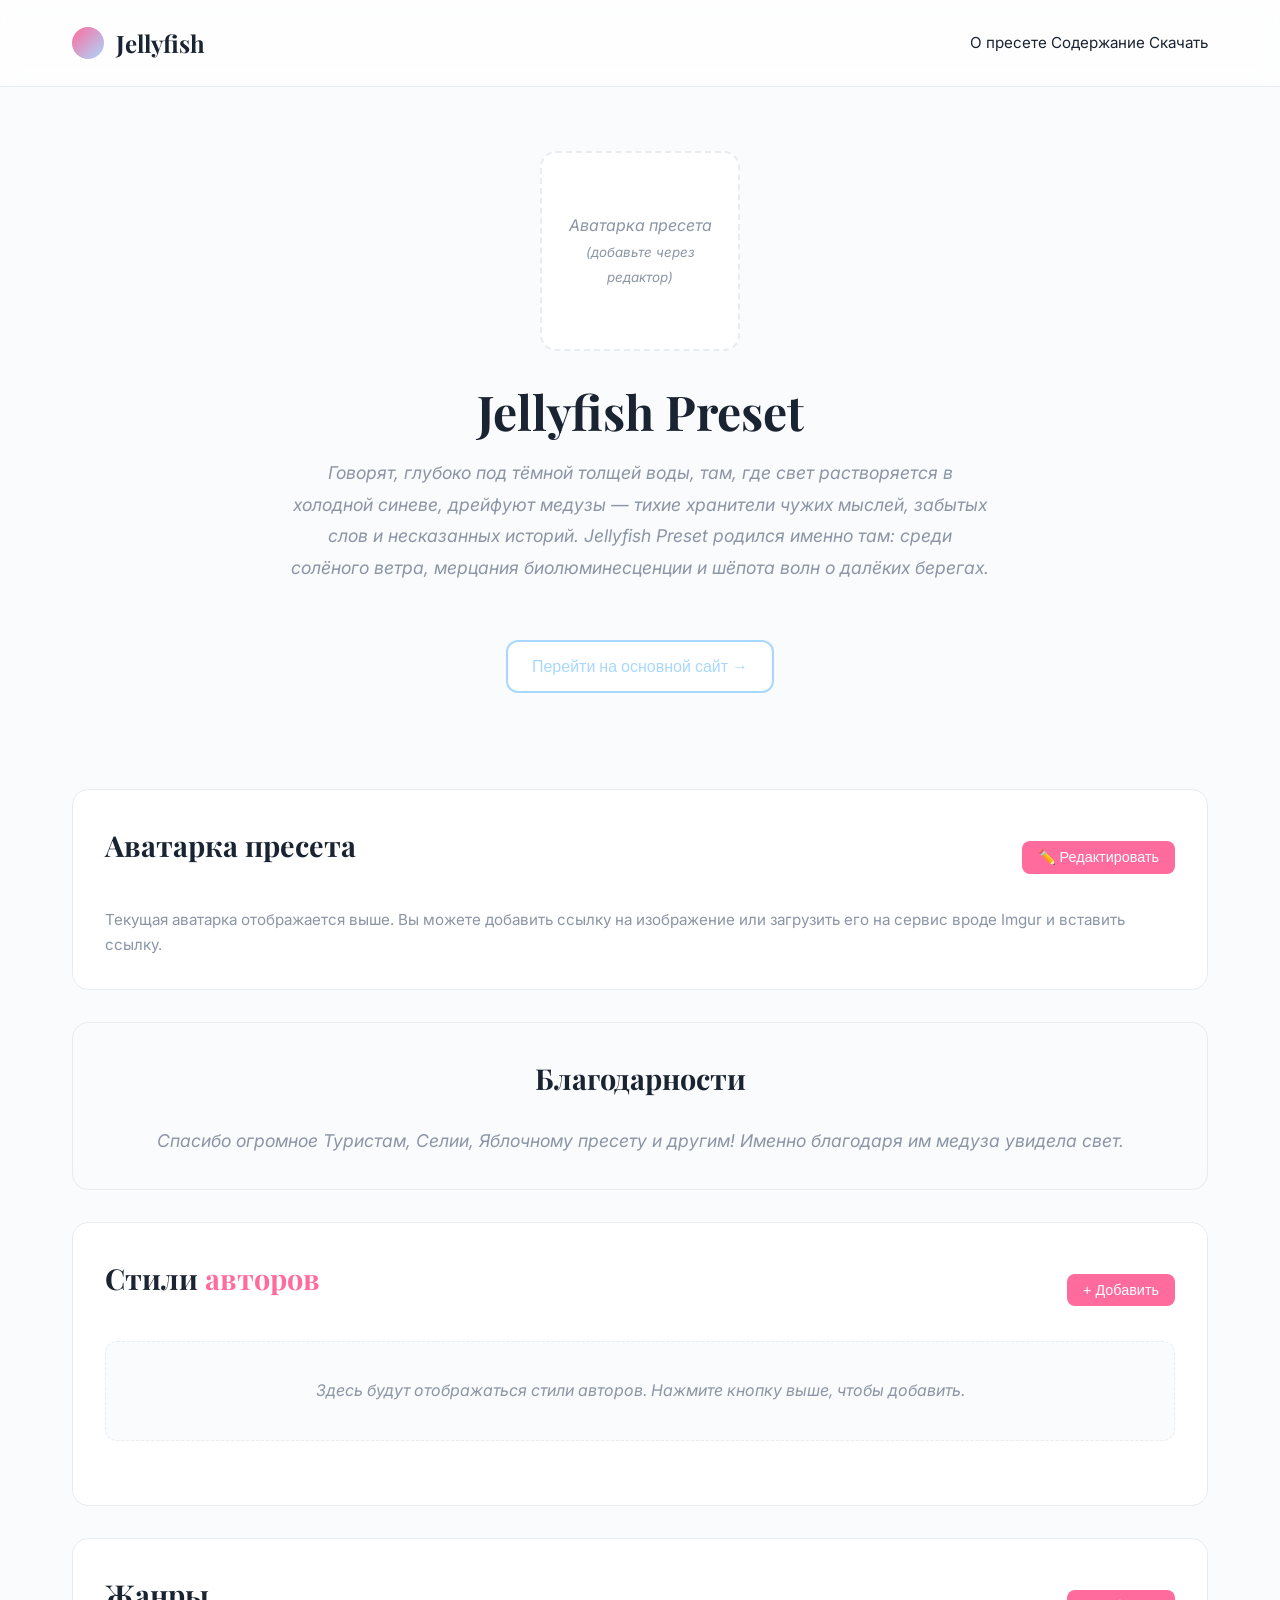
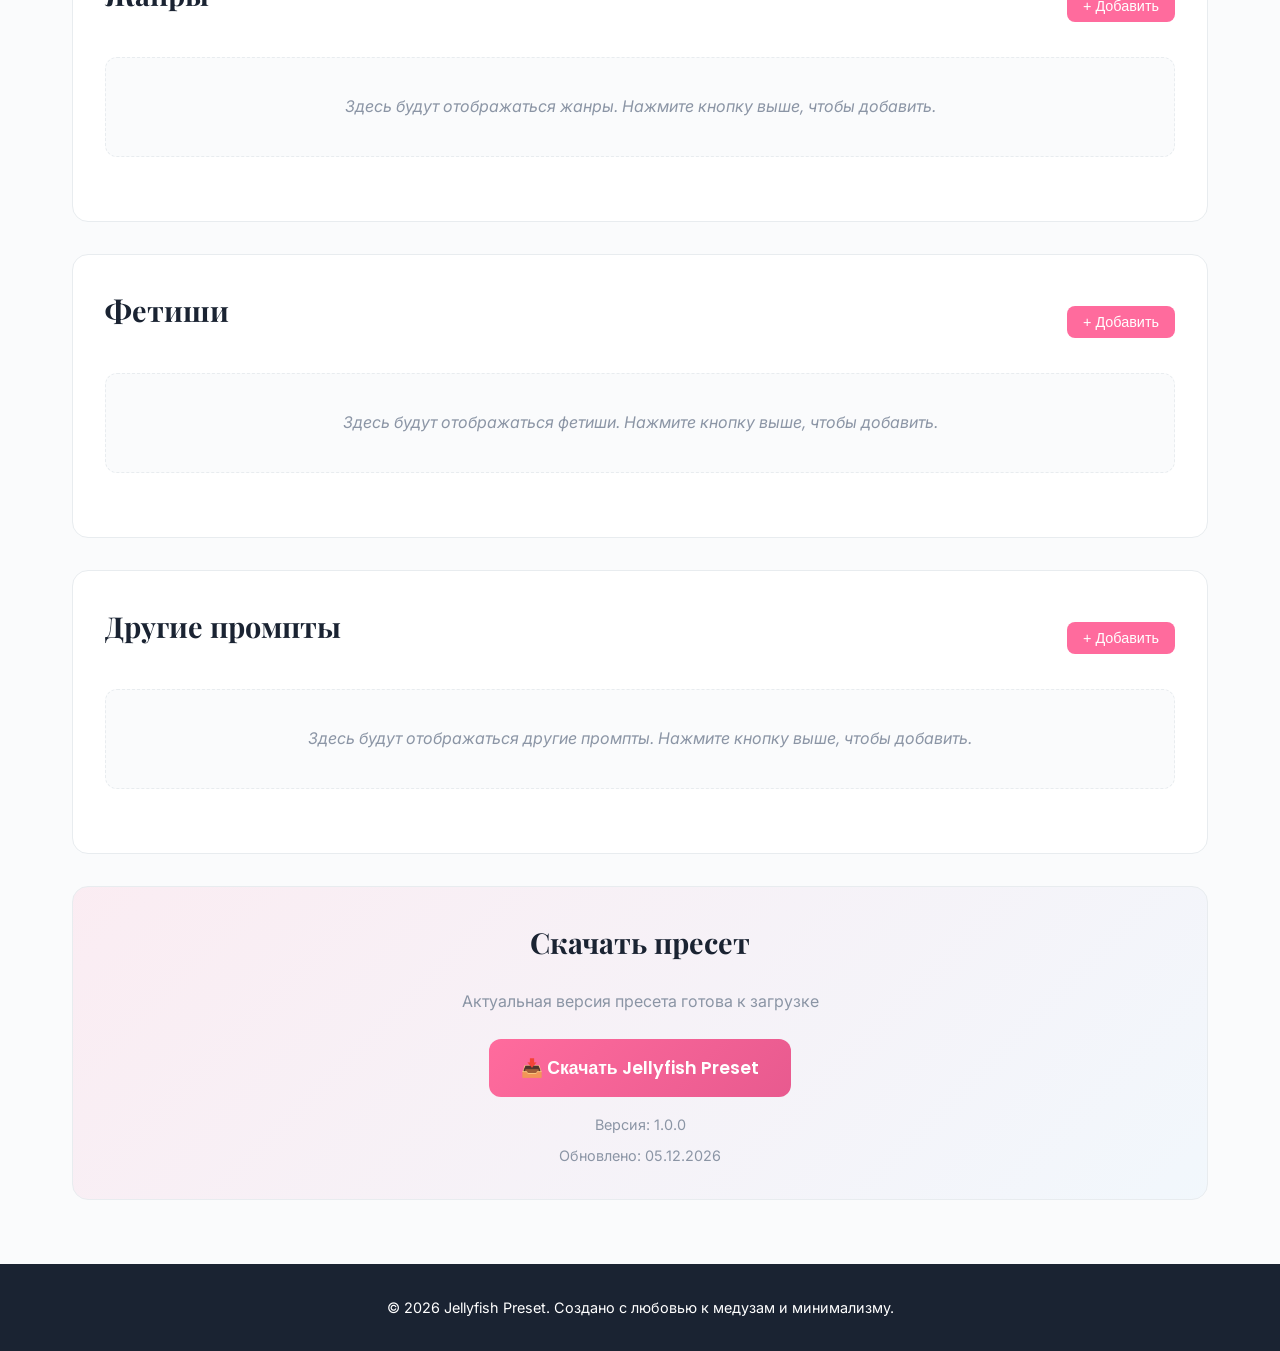
<file: index (2).html>
<!DOCTYPE html>
<html lang="ru">
<head>
    <meta charset="UTF-8">
    <meta name="viewport" content="width=device-width, initial-scale=1.0">
    <title>Jellyfish Preset</title>
    <link rel="preconnect" href="https://fonts.googleapis.com">
    <link rel="preconnect" href="https://fonts.gstatic.com" crossorigin>
    <link href="https://fonts.googleapis.com/css2?family=Playfair+Display:wght@600;700&family=Poppins:wght@500;600&family=Inter:wght@400;500;600;700&display=swap" rel="stylesheet">
    <style>
        * {
            margin: 0;
            padding: 0;
            box-sizing: border-box;
        }

        :root {
            /* Jellyfish Preset Colors */
            --primary: #FF6B9D;
            --secondary: #A8D8FF;
            --background: #FAFBFC;
            --foreground: #1A2332;
            --border: #E8ECEF;
            --card-bg: #FFFFFF;
            --muted: #8B95A5;
        }

        body {
            font-family: 'Inter', sans-serif;
            background-color: var(--background);
            color: var(--foreground);
            line-height: 1.6;
        }

        h1, h2, h3, h4, h5, h6 {
            font-family: 'Playfair Display', serif;
            font-weight: 700;
        }

        .accent-font {
            font-family: 'Poppins', sans-serif;
            font-weight: 600;
        }

        .container {
            max-width: 1200px;
            margin: 0 auto;
            padding: 0 2rem;
        }

        /* Header */
        header {
            background-color: var(--card-bg);
            border-bottom: 1px solid var(--border);
            padding: 1.5rem 0;
            position: sticky;
            top: 0;
            z-index: 100;
            backdrop-filter: blur(10px);
            background-color: rgba(255, 255, 255, 0.8);
        }

        header .container {
            display: flex;
            justify-content: space-between;
            align-items: center;
        }

        .logo {
            display: flex;
            align-items: center;
            gap: 0.75rem;
            font-size: 1.5rem;
            font-family: 'Playfair Display', serif;
            font-weight: 700;
            color: var(--foreground);
        }

        .logo-circle {
            width: 32px;
            height: 32px;
            border-radius: 50%;
            background: linear-gradient(135deg, var(--primary), var(--secondary));
        }

        nav a {
            color: var(--foreground);
            text-decoration: none;
            font-size: 0.95rem;
            transition: color 0.3s ease;
        }

        nav a:hover {
            color: var(--primary);
        }

        /* Hero Section */
        .hero {
            padding: 4rem 0;
            text-align: center;
        }

        .avatar-container {
            margin-bottom: 2rem;
            display: flex;
            justify-content: center;
        }

        #preset-avatar {
            max-width: 200px;
            height: 200px;
            border-radius: 1rem;
            object-fit: cover;
            border: 2px solid var(--border);
            display: none;
            box-shadow: 0 4px 12px rgba(0, 0, 0, 0.1);
        }

        #avatar-placeholder {
            width: 200px;
            height: 200px;
            background-color: var(--card-bg);
            border: 2px dashed var(--border);
            border-radius: 1rem;
            display: flex;
            align-items: center;
            justify-content: center;
            color: var(--muted);
            text-align: center;
            padding: 1rem;
            font-style: italic;
        }

        .hero h1 {
            font-size: 3rem;
            margin-bottom: 1rem;
            line-height: 1.2;
        }

        .hero-description {
            font-size: 1.1rem;
            color: var(--muted);
            max-width: 700px;
            margin: 0 auto 2rem;
            line-height: 1.8;
            font-style: italic;
        }

        /* Main Content */
        .content-section {
            background-color: var(--card-bg);
            border: 1px solid var(--border);
            border-radius: 1rem;
            padding: 2rem;
            margin: 2rem 0;
        }

        .section-title {
            font-size: 1.8rem;
            margin-bottom: 1.5rem;
            color: var(--foreground);
        }

        .section-title .accent {
            color: var(--primary);
        }

        /* Editable Blocks */
        .editable-block {
            background-color: var(--background);
            border: 1px dashed var(--border);
            border-radius: 0.75rem;
            padding: 1.5rem;
            margin: 1rem 0;
            min-height: 100px;
            position: relative;
        }

        .editable-block.empty {
            display: flex;
            align-items: center;
            justify-content: center;
            color: var(--muted);
            font-style: italic;
        }

        .editable-block-header {
            display: flex;
            justify-content: space-between;
            align-items: center;
            margin-bottom: 1rem;
        }

        .edit-btn {
            background-color: var(--primary);
            color: white;
            border: none;
            padding: 0.5rem 1rem;
            border-radius: 0.5rem;
            cursor: pointer;
            font-size: 0.9rem;
            transition: background-color 0.3s ease;
        }

        .edit-btn:hover {
            background-color: #E85A8F;
        }

        .block-grid {
            display: grid;
            grid-template-columns: repeat(auto-fit, minmax(200px, 1fr));
            gap: 1rem;
            margin: 1rem 0;
        }

        .block-item {
            background-color: var(--card-bg);
            border: 1px solid var(--border);
            padding: 1rem;
            border-radius: 0.75rem;
            text-align: center;
            transition: all 0.3s ease;
        }

        .block-item:hover {
            border-color: var(--primary);
            box-shadow: 0 4px 12px rgba(255, 107, 157, 0.1);
        }

        .block-item-title {
            font-family: 'Poppins', sans-serif;
            font-weight: 600;
            color: var(--foreground);
            margin-bottom: 0.5rem;
        }

        .block-item-desc {
            font-size: 0.9rem;
            color: var(--muted);
            margin-bottom: 0.75rem;
            max-height: 60px;
            overflow: hidden;
            transition: max-height 0.3s ease;
        }

        .block-item-desc.expanded {
            max-height: 500px;
            overflow: visible;
        }

        .block-item-actions {
            display: flex;
            gap: 0.5rem;
            justify-content: center;
            flex-wrap: wrap;
            margin-top: 0.75rem;
        }

        .action-btn {
            background-color: #FFE0E6;
            color: var(--primary);
            border: none;
            padding: 0.4rem 0.8rem;
            border-radius: 0.4rem;
            cursor: pointer;
            font-size: 0.8rem;
            transition: all 0.3s ease;
        }

        .action-btn:hover {
            background-color: var(--primary);
            color: white;
        }

        .copy-feedback {
            position: fixed;
            top: 20px;
            right: 20px;
            background-color: #4CAF50;
            color: white;
            padding: 1rem 1.5rem;
            border-radius: 0.5rem;
            box-shadow: 0 4px 12px rgba(0, 0, 0, 0.2);
            animation: slideIn 0.3s ease;
            z-index: 999;
        }

        @keyframes slideIn {
            from {
                transform: translateX(400px);
                opacity: 0;
            }
            to {
                transform: translateX(0);
                opacity: 1;
            }
        }

        /* Download Section */
        .download-section {
            background: linear-gradient(135deg, rgba(255, 107, 157, 0.1), rgba(168, 216, 255, 0.1));
            border: 1px solid var(--border);
            border-radius: 1rem;
            padding: 2rem;
            text-align: center;
            margin: 2rem 0;
        }

        .download-btn {
            background: linear-gradient(135deg, var(--primary), #E85A8F);
            color: white;
            border: none;
            padding: 1rem 2rem;
            border-radius: 0.75rem;
            font-size: 1.1rem;
            cursor: pointer;
            transition: transform 0.3s ease, box-shadow 0.3s ease;
            font-family: 'Poppins', sans-serif;
            font-weight: 600;
        }

        .download-btn:hover {
            transform: translateY(-2px);
            box-shadow: 0 8px 20px rgba(255, 107, 157, 0.3);
        }

        /* Thanks Section */
        .thanks-section {
            background-color: var(--background);
            border-radius: 1rem;
            padding: 2rem;
            margin: 2rem 0;
            text-align: center;
        }

        .thanks-text {
            font-size: 1.1rem;
            color: var(--muted);
            font-style: italic;
            line-height: 1.8;
        }

        /* Link to Main Site */
        .main-site-link {
            display: inline-block;
            margin-top: 1.5rem;
            padding: 0.75rem 1.5rem;
            background-color: var(--card-bg);
            border: 2px solid var(--secondary);
            border-radius: 0.75rem;
            color: var(--secondary);
            text-decoration: none;
            transition: all 0.3s ease;
            font-family: 'Poppins', sans-serif;
        }

        .main-site-link:hover {
            background-color: var(--secondary);
            color: white;
        }

        /* Footer */
        footer {
            background-color: var(--foreground);
            color: white;
            text-align: center;
            padding: 2rem;
            margin-top: 4rem;
            font-size: 0.9rem;
        }

        /* Modal */
        .modal {
            display: none;
            position: fixed;
            z-index: 1000;
            left: 0;
            top: 0;
            width: 100%;
            height: 100%;
            background-color: rgba(0, 0, 0, 0.5);
        }

        .modal-content {
            background-color: var(--card-bg);
            margin: 5% auto;
            padding: 2rem;
            border-radius: 1rem;
            width: 90%;
            max-width: 600px;
            max-height: 80vh;
            overflow-y: auto;
        }

        .modal-header {
            display: flex;
            justify-content: space-between;
            align-items: center;
            margin-bottom: 1.5rem;
        }

        .modal-header h2 {
            font-size: 1.5rem;
        }

        .close-btn {
            background: none;
            border: none;
            font-size: 1.5rem;
            cursor: pointer;
            color: var(--muted);
        }

        .form-group {
            margin-bottom: 1rem;
        }

        .form-group label {
            display: block;
            margin-bottom: 0.5rem;
            font-weight: 500;
        }

        .form-group input,
        .form-group textarea {
            width: 100%;
            padding: 0.75rem;
            border: 1px solid var(--border);
            border-radius: 0.5rem;
            font-family: 'Inter', sans-serif;
            font-size: 1rem;
        }

        .form-group textarea {
            resize: vertical;
            min-height: 100px;
        }

        .save-btn {
            background-color: var(--primary);
            color: white;
            border: none;
            padding: 0.75rem 1.5rem;
            border-radius: 0.5rem;
            cursor: pointer;
            font-size: 1rem;
            width: 100%;
            transition: background-color 0.3s ease;
        }

        .save-btn:hover {
            background-color: #E85A8F;
        }

        .avatar-preview {
            max-width: 100%;
            max-height: 300px;
            border-radius: 0.5rem;
            display: none;
            margin-top: 0.5rem;
        }

        .form-hint {
            color: var(--muted);
            font-size: 0.85rem;
            margin-top: 0.5rem;
            display: block;
        }

        /* Animations */
        @keyframes float {
            0%, 100% { transform: translateY(0px); }
            50% { transform: translateY(-10px); }
        }

        @keyframes fade-in {
            from { opacity: 0; transform: translateY(20px); }
            to { opacity: 1; transform: translateY(0); }
        }

        .animate-fade-in {
            animation: fade-in 0.8s ease-out;
        }

        /* Responsive */
        @media (max-width: 768px) {
            .hero h1 {
                font-size: 2rem;
            }

            .container {
                padding: 0 1rem;
            }

            header .container {
                flex-direction: column;
                gap: 1rem;
            }

            .block-grid {
                grid-template-columns: 1fr;
            }
        }
    </style>
</head>
<body>
    <!-- Header -->
    <header>
        <div class="container">
            <div class="logo">
                <div class="logo-circle"></div>
                <span>Jellyfish</span>
            </div>
            <nav>
                <a href="#about">О пресете</a>
                <a href="#blocks">Содержание</a>
                <a href="#download">Скачать</a>
            </nav>
        </div>
    </header>

    <!-- Main Content -->
    <main class="container">
        <!-- Hero Section -->
        <section class="hero animate-fade-in">
            <div class="avatar-container">
                <img id="preset-avatar" alt="Jellyfish Preset Avatar">
                <div id="avatar-placeholder">
                    <span>Аватарка пресета<br><small>(добавьте через редактор)</small></span>
                </div>
            </div>
            <h1>Jellyfish Preset</h1>
            <p class="hero-description">
                Говорят, глубоко под тёмной толщей воды, там, где свет растворяется в холодной синеве, дрейфуют медузы — тихие хранители чужих мыслей, забытых слов и несказанных историй. Jellyfish Preset родился именно там: среди солёного ветра, мерцания биолюминесценции и шёпота волн о далёких берегах.
            </p>
            <a href="https://jellysilly.github.io/sillyjelly.github.io/" class="main-site-link">Перейти на основной сайт →</a>
        </section>

        <!-- Avatar Editor Section -->
        <section class="content-section">
            <div class="editable-block-header">
                <h2 class="section-title">Аватарка пресета</h2>
                <button class="edit-btn" onclick="openAvatarEditor()">✏️ Редактировать</button>
            </div>
            <p style="color: var(--muted); font-size: 0.95rem;">Текущая аватарка отображается выше. Вы можете добавить ссылку на изображение или загрузить его на сервис вроде Imgur и вставить ссылку.</p>
        </section>

        <!-- Thanks Section -->
        <section class="thanks-section content-section">
            <h2 class="section-title">Благодарности</h2>
            <p class="thanks-text">
                Спасибо огромное Туристам, Селии, Яблочному пресету и другим! Именно благодаря им медуза увидела свет.
            </p>
        </section>

        <!-- Styles Block -->
        <section id="blocks" class="content-section">
            <div class="editable-block-header">
                <h2 class="section-title">Стили <span class="accent">авторов</span></h2>
                <button class="edit-btn" onclick="openModal('styles')">+ Добавить</button>
            </div>
            <div id="styles-block" class="editable-block empty">
                <span>Здесь будут отображаться стили авторов. Нажмите кнопку выше, чтобы добавить.</span>
            </div>
            <div id="styles-grid" class="block-grid"></div>
        </section>

        <!-- Genres Block -->
        <section class="content-section">
            <div class="editable-block-header">
                <h2 class="section-title">Жанры</h2>
                <button class="edit-btn" onclick="openModal('genres')">+ Добавить</button>
            </div>
            <div id="genres-block" class="editable-block empty">
                <span>Здесь будут отображаться жанры. Нажмите кнопку выше, чтобы добавить.</span>
            </div>
            <div id="genres-grid" class="block-grid"></div>
        </section>

        <!-- Fetishes Block -->
        <section class="content-section">
            <div class="editable-block-header">
                <h2 class="section-title">Фетиши</h2>
                <button class="edit-btn" onclick="openModal('fetishes')">+ Добавить</button>
            </div>
            <div id="fetishes-block" class="editable-block empty">
                <span>Здесь будут отображаться фетиши. Нажмите кнопку выше, чтобы добавить.</span>
            </div>
            <div id="fetishes-grid" class="block-grid"></div>
        </section>

        <!-- Prompts Block -->
        <section class="content-section">
            <div class="editable-block-header">
                <h2 class="section-title">Другие промпты</h2>
                <button class="edit-btn" onclick="openModal('prompts')">+ Добавить</button>
            </div>
            <div id="prompts-block" class="editable-block empty">
                <span>Здесь будут отображаться другие промпты. Нажмите кнопку выше, чтобы добавить.</span>
            </div>
            <div id="prompts-grid" class="block-grid"></div>
        </section>

        <!-- Download Section -->
        <section id="download" class="download-section">
            <h2 class="section-title">Скачать пресет</h2>
            <p style="margin-bottom: 1.5rem; color: var(--muted);">Актуальная версия пресета готова к загрузке</p>
            <button class="download-btn" onclick="downloadPreset()">📥 Скачать Jellyfish Preset</button>
            <div style="margin-top: 1rem; font-size: 0.9rem; color: var(--muted);">
                <p>Версия: <span id="preset-version">1.0.0</span></p>
                <p id="preset-date" style="margin-top: 0.5rem;"></p>
            </div>
        </section>
    </main>

    <!-- Avatar Editor Modal -->
    <div id="avatar-modal" class="modal">
        <div class="modal-content">
            <div class="modal-header">
                <h2>Редактировать аватарку пресета</h2>
                <button class="close-btn" onclick="closeAvatarEditor()">&times;</button>
            </div>
            <form id="avatar-form" onsubmit="saveAvatar(event)">
                <div class="form-group">
                    <label for="avatar-url">Ссылка на изображение (URL):</label>
                    <input type="url" id="avatar-url" placeholder="https://example.com/image.jpg">
                    <span class="form-hint">Вставьте прямую ссылку на изображение. Рекомендуемый размер: 200x200px или больше.</span>
                </div>
                <div class="form-group">
                    <label>Предпросмотр:</label>
                    <img id="avatar-preview" class="avatar-preview" alt="Preview">
                </div>
                <button type="submit" class="save-btn">Сохранить аватарку</button>
            </form>
        </div>
    </div>

    <!-- Modal -->
    <div id="modal" class="modal">
        <div class="modal-content">
            <div class="modal-header">
                <h2 id="modal-title">Добавить элемент</h2>
                <button class="close-btn" onclick="closeModal()">&times;</button>
            </div>
            <form id="modal-form" onsubmit="saveItem(event)">
                <div class="form-group">
                    <label for="item-name">Название:</label>
                    <input type="text" id="item-name" required>
                </div>
                <div class="form-group">
                    <label for="item-desc">Описание (опционально):</label>
                    <textarea id="item-desc"></textarea>
                </div>
                <button type="submit" class="save-btn">Сохранить</button>
            </form>
        </div>
    </div>

    <!-- Footer -->
    <footer>
        <p>&copy; 2026 Jellyfish Preset. Создано с любовью к медузам и минимализму.</p>
    </footer>

    <script>
        let currentBlockType = null;

        // Initialize data from localStorage
        function initializeData() {
            const blocks = ['styles', 'genres', 'fetishes', 'prompts'];
            blocks.forEach(block => {
                renderBlock(block);
            });
            updatePresetDate();
            renderAvatar();
        }

        // ===== Avatar Functions =====
        function openAvatarEditor() {
            const avatar = localStorage.getItem('preset-avatar') || '';
            document.getElementById('avatar-url').value = avatar;
            if (avatar) {
                document.getElementById('avatar-preview').src = avatar;
                document.getElementById('avatar-preview').style.display = 'block';
            }
            document.getElementById('avatar-modal').style.display = 'block';
            document.getElementById('avatar-url').focus();
        }

        function closeAvatarEditor() {
            document.getElementById('avatar-modal').style.display = 'none';
            document.getElementById('avatar-form').reset();
            document.getElementById('avatar-preview').style.display = 'none';
        }

        function saveAvatar(event) {
            event.preventDefault();
            const url = document.getElementById('avatar-url').value;
            if (url) {
                localStorage.setItem('preset-avatar', url);
            } else {
                localStorage.removeItem('preset-avatar');
            }
            renderAvatar();
            closeAvatarEditor();
        }

        function renderAvatar() {
            const url = localStorage.getItem('preset-avatar') || '';
            const img = document.getElementById('preset-avatar');
            const placeholder = document.getElementById('avatar-placeholder');
            
            if (url) {
                img.src = url;
                img.style.display = 'block';
                placeholder.style.display = 'none';
            } else {
                img.style.display = 'none';
                placeholder.style.display = 'flex';
            }
        }

        // Preview avatar on URL change
        document.addEventListener('DOMContentLoaded', function() {
            const avatarUrlInput = document.getElementById('avatar-url');
            if (avatarUrlInput) {
                avatarUrlInput.addEventListener('change', function() {
                    const preview = document.getElementById('avatar-preview');
                    if (this.value) {
                        preview.src = this.value;
                        preview.style.display = 'block';
                    } else {
                        preview.style.display = 'none';
                    }
                });
            }
        });

        // ===== Content Block Functions =====
        // Open modal
        function openModal(blockType) {
            currentBlockType = blockType;
            const titles = {
                'styles': 'Добавить стиль автора',
                'genres': 'Добавить жанр',
                'fetishes': 'Добавить фетиш',
                'prompts': 'Добавить промпт'
            };
            document.getElementById('modal-title').textContent = titles[blockType];
            document.getElementById('modal').style.display = 'block';
            document.getElementById('item-name').focus();
        }

        // Close modal
        function closeModal() {
            document.getElementById('modal').style.display = 'none';
            document.getElementById('modal-form').reset();
        }

        // Save item
        function saveItem(event) {
            event.preventDefault();
            const name = document.getElementById('item-name').value;
            const desc = document.getElementById('item-desc').value;

            if (!name.trim()) return;

            const data = JSON.parse(localStorage.getItem(currentBlockType) || '[]');
            data.push({ name, desc });
            localStorage.setItem(currentBlockType, JSON.stringify(data));

            renderBlock(currentBlockType);
            closeModal();
        }

        // Render block
        function renderBlock(blockType) {
            const data = JSON.parse(localStorage.getItem(blockType) || '[]');
            const grid = document.getElementById(`${blockType}-grid`);
            const emptyBlock = document.getElementById(`${blockType}-block`);

            grid.innerHTML = '';

            if (data.length === 0) {
                emptyBlock.style.display = 'flex';
            } else {
                emptyBlock.style.display = 'none';
                data.forEach((item, index) => {
                    const div = document.createElement('div');
                    div.className = 'block-item';
                    const itemId = `${blockType}-${index}`;
                    const descId = `desc-${itemId}`;
                    const hasDesc = item.desc && item.desc.trim().length > 0;
                    const isTruncated = hasDesc && item.desc.length > 60;
                    
                    let actionsHTML = '<div class="block-item-actions">';
                    
                    if (hasDesc) {
                        if (isTruncated) {
                            actionsHTML += `<button class="action-btn" onclick="toggleDesc('${descId}')">👁️ Показать</button>`;
                        }
                        actionsHTML += `<button class="action-btn" onclick="copyToClipboard('${itemId}')">📋 Копировать</button>`;
                    }
                    
                    actionsHTML += `<button class="action-btn" onclick="deleteItem('${blockType}', ${index})">🗑️ Удалить</button>`;
                    actionsHTML += '</div>';
                    
                    const fullText = item.name + (hasDesc ? '\n' + item.desc : '');
                    
                    div.innerHTML = `
                        <div class="block-item-title">${item.name}</div>
                        ${hasDesc ? `<div class="block-item-desc" id="${descId}">${item.desc}</div>` : ''}
                        ${actionsHTML}
                        <input type="hidden" id="copy-${itemId}" value="${fullText.replace(/"/g, '&quot;')}">  
                    `;
                    grid.appendChild(div);
                });
            }
        }

        // Toggle description visibility
        function toggleDesc(descId) {
            const desc = document.getElementById(descId);
            const btn = event.target;
            
            if (desc.classList.contains('expanded')) {
                desc.classList.remove('expanded');
                btn.textContent = '👁️ Показать';
            } else {
                desc.classList.add('expanded');
                btn.textContent = '👁️ Скрыть';
            }
        }

        // Copy to clipboard
        function copyToClipboard(itemId) {
            const copyInput = document.getElementById(`copy-${itemId}`);
            const text = copyInput.value;
            
            navigator.clipboard.writeText(text).then(() => {
                showCopyFeedback('Скопировано в буфер обмена!');
            }).catch(() => {
                copyInput.select();
                document.execCommand('copy');
                showCopyFeedback('Скопировано в буфер обмена!');
            });
        }

        // Show copy feedback
        function showCopyFeedback(message) {
            const feedback = document.createElement('div');
            feedback.className = 'copy-feedback';
            feedback.textContent = message;
            document.body.appendChild(feedback);
            
            setTimeout(() => {
                feedback.remove();
            }, 2000);
        }

        // Delete item
        function deleteItem(blockType, index) {
            const data = JSON.parse(localStorage.getItem(blockType) || '[]');
            data.splice(index, 1);
            localStorage.setItem(blockType, JSON.stringify(data));
            renderBlock(blockType);
        }

        // Download preset
        function downloadPreset() {
            const content = `JELLYFISH PRESET v${document.getElementById('preset-version').textContent}

Описание:
Говорят, глубоко под тёмной толщей воды, там, где свет растворяется в холодной синеве, дрейфуют медузы — тихие хранители чужих мыслей, забытых слов и несказанных историй. Jellyfish Preset родился именно там: среди солёного ветра, мерцания биолюминесценции и шёпота волн о далёких берегах.

Стили авторов:
${JSON.parse(localStorage.getItem('styles') || '[]').map(s => `- ${s.name}${s.desc ? ': ' + s.desc : ''}`).join('\n') || '(нет данных)'}

Жанры:
${JSON.parse(localStorage.getItem('genres') || '[]').map(g => `- ${g.name}${g.desc ? ': ' + g.desc : ''}`).join('\n') || '(нет данных)'}

Фетиши:
${JSON.parse(localStorage.getItem('fetishes') || '[]').map(f => `- ${f.name}${f.desc ? ': ' + f.desc : ''}`).join('\n') || '(нет данных)'}

Другие промпты:
${JSON.parse(localStorage.getItem('prompts') || '[]').map(p => `- ${p.name}${p.desc ? ': ' + p.desc : ''}`).join('\n') || '(нет данных)'}

Загружено: ${new Date().toLocaleString('ru-RU')}
`;

            const blob = new Blob([content], { type: 'text/plain' });
            const url = URL.createObjectURL(blob);
            const a = document.createElement('a');
            a.href = url;
            a.download = `jellyfish-preset-${document.getElementById('preset-version').textContent}.txt`;
            document.body.appendChild(a);
            a.click();
            document.body.removeChild(a);
            URL.revokeObjectURL(url);
        }

        // Update preset date
        function updatePresetDate() {
            const date = new Date();
            document.getElementById('preset-date').textContent = `Обновлено: ${date.toLocaleDateString('ru-RU')}`;
        }

        // Close modal on outside click
        window.onclick = function(event) {
            const modal = document.getElementById('modal');
            const avatarModal = document.getElementById('avatar-modal');
            if (event.target === modal) {
                closeModal();
            }
            if (event.target === avatarModal) {
                closeAvatarEditor();
            }
        }

        // Initialize on load
        document.addEventListener('DOMContentLoaded', initializeData);
    </script>
</body>
</html>
</file>
<file: style.css>
:root {
    --bg-color: #ffffff;
    --text-color: #5a5a5a;
    --accent-pink: #ffb7c5;
    --accent-blue: #b7d5ff;
    --soft-pink: #fff0f3;
    --soft-blue: #f0f7ff;
    --border-color: #e0e0e0;
}

* {
    margin: 0;
    padding: 0;
    box-sizing: border-box;
}

body {
    font-family: 'Inter', 'Noto Sans JP', sans-serif;
    background-color: var(--bg-color);
    color: var(--text-color);
    line-height: 1.6;
    overflow-x: hidden;
}

.container {
    max-width: 800px;
    margin: 0 auto;
    padding: 40px 20px;
    position: relative;
}

header {
    margin-bottom: 60px;
    position: relative;
}

.header-info {
    display: flex;
    justify-content: space-between;
    font-size: 12px;
    letter-spacing: 1px;
    color: #999;
    margin-bottom: 20px;
}

.japanese-title {
    position: absolute;
    right: 0;
    top: 0;
    font-size: 60px;
    color: #f0f0f0;
    writing-mode: vertical-rl;
    z-index: -1;
    font-weight: 700;
}

h1 {
    font-size: 32px;
    font-weight: 300;
    letter-spacing: 2px;
    border-bottom: 1px solid var(--border-color);
    padding-bottom: 10px;
}

.hero {
    display: flex;
    flex-direction: column;
    align-items: center;
    margin-bottom: 60px;
}

.illustration-container {
    width: 100%;
    max-width: 400px;
    margin-bottom: 30px;
}

.main-jelly {
    width: 100%;
    height: auto;
    filter: drop-shadow(0 10px 20px rgba(255, 183, 197, 0.2));
}

.description {
    text-align: center;
    font-style: italic;
    font-weight: 300;
    color: #777;
    max-width: 600px;
}

.download-section {
    background: linear-gradient(135deg, var(--soft-pink), var(--soft-blue));
    padding: 30px;
    border-radius: 20px;
    margin-bottom: 60px;
    text-align: center;
}

h2, h3 {
    font-weight: 400;
    letter-spacing: 1px;
    margin-bottom: 20px;
    text-transform: uppercase;
    font-size: 18px;
}

.download-card {
    display: flex;
    flex-direction: column;
    align-items: center;
    gap: 15px;
}

.version {
    font-weight: 600;
    color: var(--accent-pink);
}

.download-btn {
    display: inline-block;
    padding: 12px 30px;
    background-color: white;
    color: var(--text-color);
    text-decoration: none;
    border-radius: 30px;
    border: 1px solid var(--accent-blue);
    transition: all 0.3s ease;
}

.download-btn:hover {
    background-color: var(--accent-blue);
    color: white;
    transform: translateY(-2px);
}

.content-blocks {
    display: grid;
    grid-template-columns: 1fr;
    gap: 40px;
    margin-bottom: 60px;
}

.block {
    border-left: 3px solid var(--accent-pink);
    padding-left: 20px;
}

.prompt-item {
    background-color: #fcfcfc;
    border: 1px solid #f0f0f0;
    border-radius: 10px;
    margin-bottom: 15px;
    overflow: hidden;
}

.prompt-header {
    padding: 15px;
    display: flex;
    justify-content: space-between;
    align-items: center;
    cursor: pointer;
}

.toggle-btn {
    background: none;
    border: 1px solid var(--accent-blue);
    color: var(--accent-blue);
    padding: 4px 12px;
    border-radius: 15px;
    cursor: pointer;
    font-size: 12px;
}

.prompt-content {
    padding: 0 15px 15px;
}

.prompt-content.hidden {
    display: none;
}

.prompt-text {
    background: #f9f9f9;
    padding: 10px;
    border-radius: 5px;
    font-family: monospace;
    font-size: 13px;
    margin-bottom: 10px;
    white-space: pre-wrap;
}

.copy-btn {
    background-color: var(--accent-pink);
    color: white;
    border: none;
    padding: 6px 15px;
    border-radius: 5px;
    cursor: pointer;
    font-size: 12px;
}

.thanks {
    text-align: center;
    padding: 40px;
    border-top: 1px solid var(--border-color);
}

footer {
    margin-top: 60px;
    display: flex;
    justify-content: space-between;
    align-items: flex-end;
    padding-top: 20px;
    border-top: 1px solid var(--border-color);
}

.tg-link {
    color: var(--accent-blue);
    text-decoration: none;
    font-weight: 600;
    border-bottom: 1px solid transparent;
}

.tg-link:hover {
    border-bottom: 1px solid var(--accent-blue);
}

.footer-info {
    display: flex;
    flex-direction: column;
    text-align: right;
    font-size: 10px;
    color: #ccc;
    text-transform: uppercase;
    letter-spacing: 1px;
}

@media (max-width: 600px) {
    .header-info {
        flex-direction: column;
        gap: 5px;
    }
    .japanese-title {
        font-size: 40px;
    }
}

/* Admin Helper Styles */
.admin-helper {
    background-color: #fdfdfd;
    border: 2px dashed var(--accent-blue);
    padding: 25px;
    border-radius: 20px;
    margin-bottom: 60px;
}

.helper-desc {
    font-size: 14px;
    margin-bottom: 20px;
    color: #888;
}

.helper-form {
    display: flex;
    flex-direction: column;
    gap: 15px;
}

.helper-form input, .helper-form textarea {
    padding: 12px;
    border: 1px solid var(--border-color);
    border-radius: 10px;
    font-family: inherit;
}

.helper-form textarea {
    height: 100px;
    resize: vertical;
}

#generate-code-btn {
    background-color: var(--accent-blue);
    color: white;
    border: none;
    padding: 12px;
    border-radius: 10px;
    cursor: pointer;
    font-weight: 600;
}

#code-output-container {
    margin-top: 20px;
    padding-top: 20px;
    border-top: 1px solid var(--border-color);
}

#code-output {
    background: #2d2d2d;
    color: #ccc;
    padding: 15px;
    border-radius: 10px;
    font-size: 12px;
    overflow-x: auto;
    margin: 10px 0;
    white-space: pre-wrap;
}

#copy-code-btn {
    background-color: var(--accent-pink);
    color: white;
    border: none;
    padding: 8px 20px;
    border-radius: 20px;
    cursor: pointer;
}
</file>
